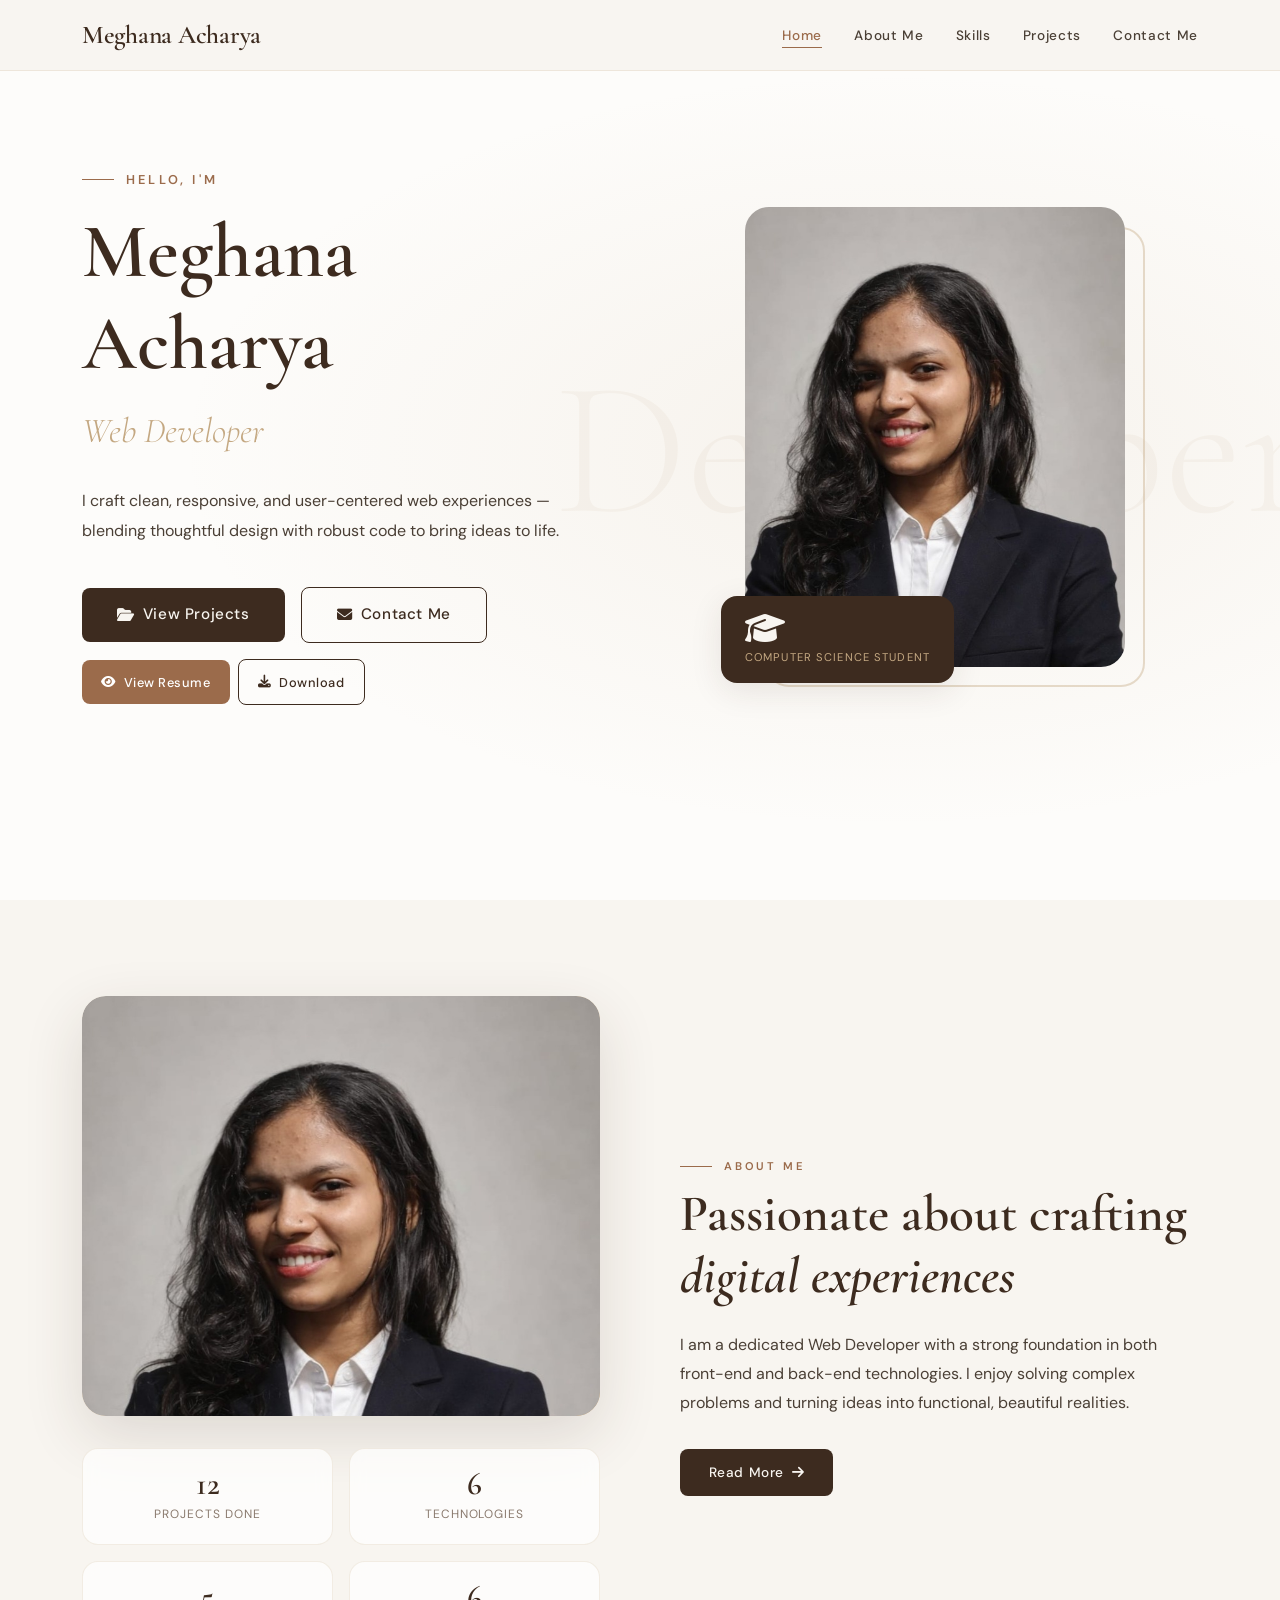
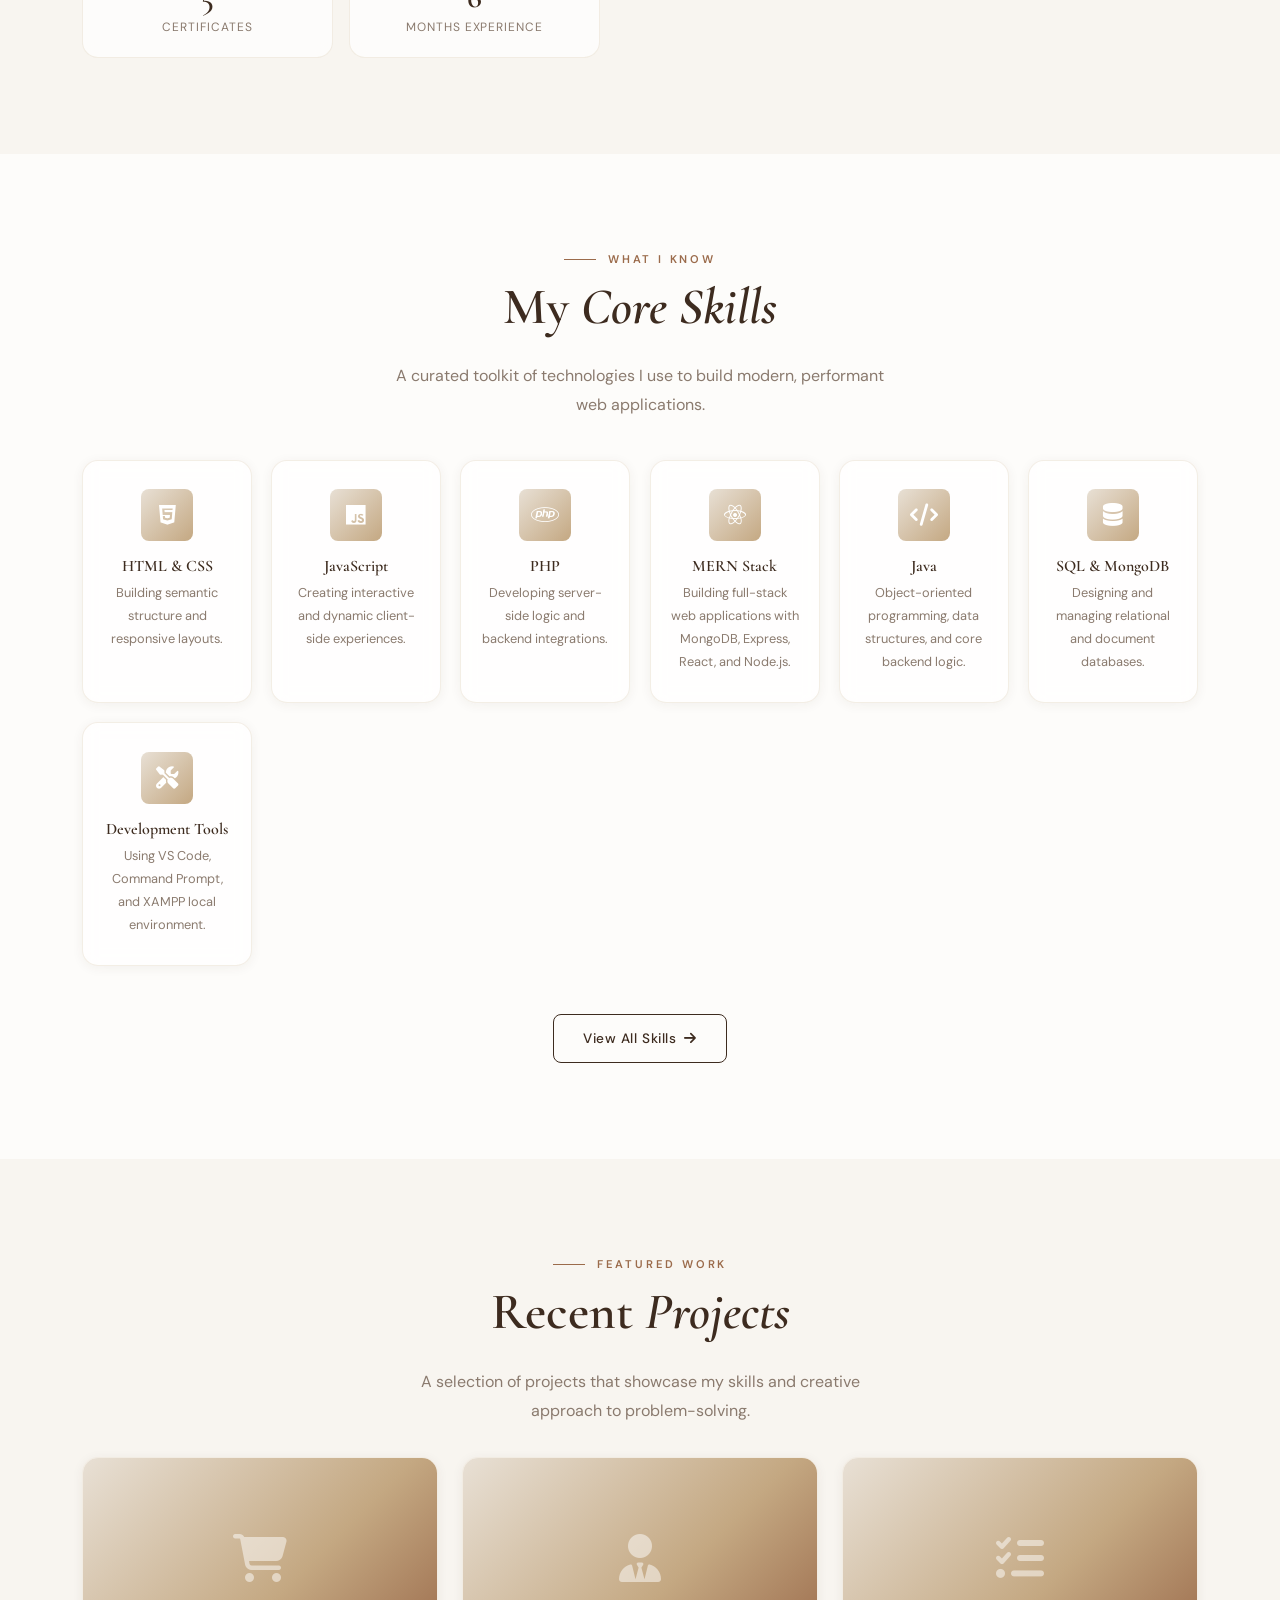
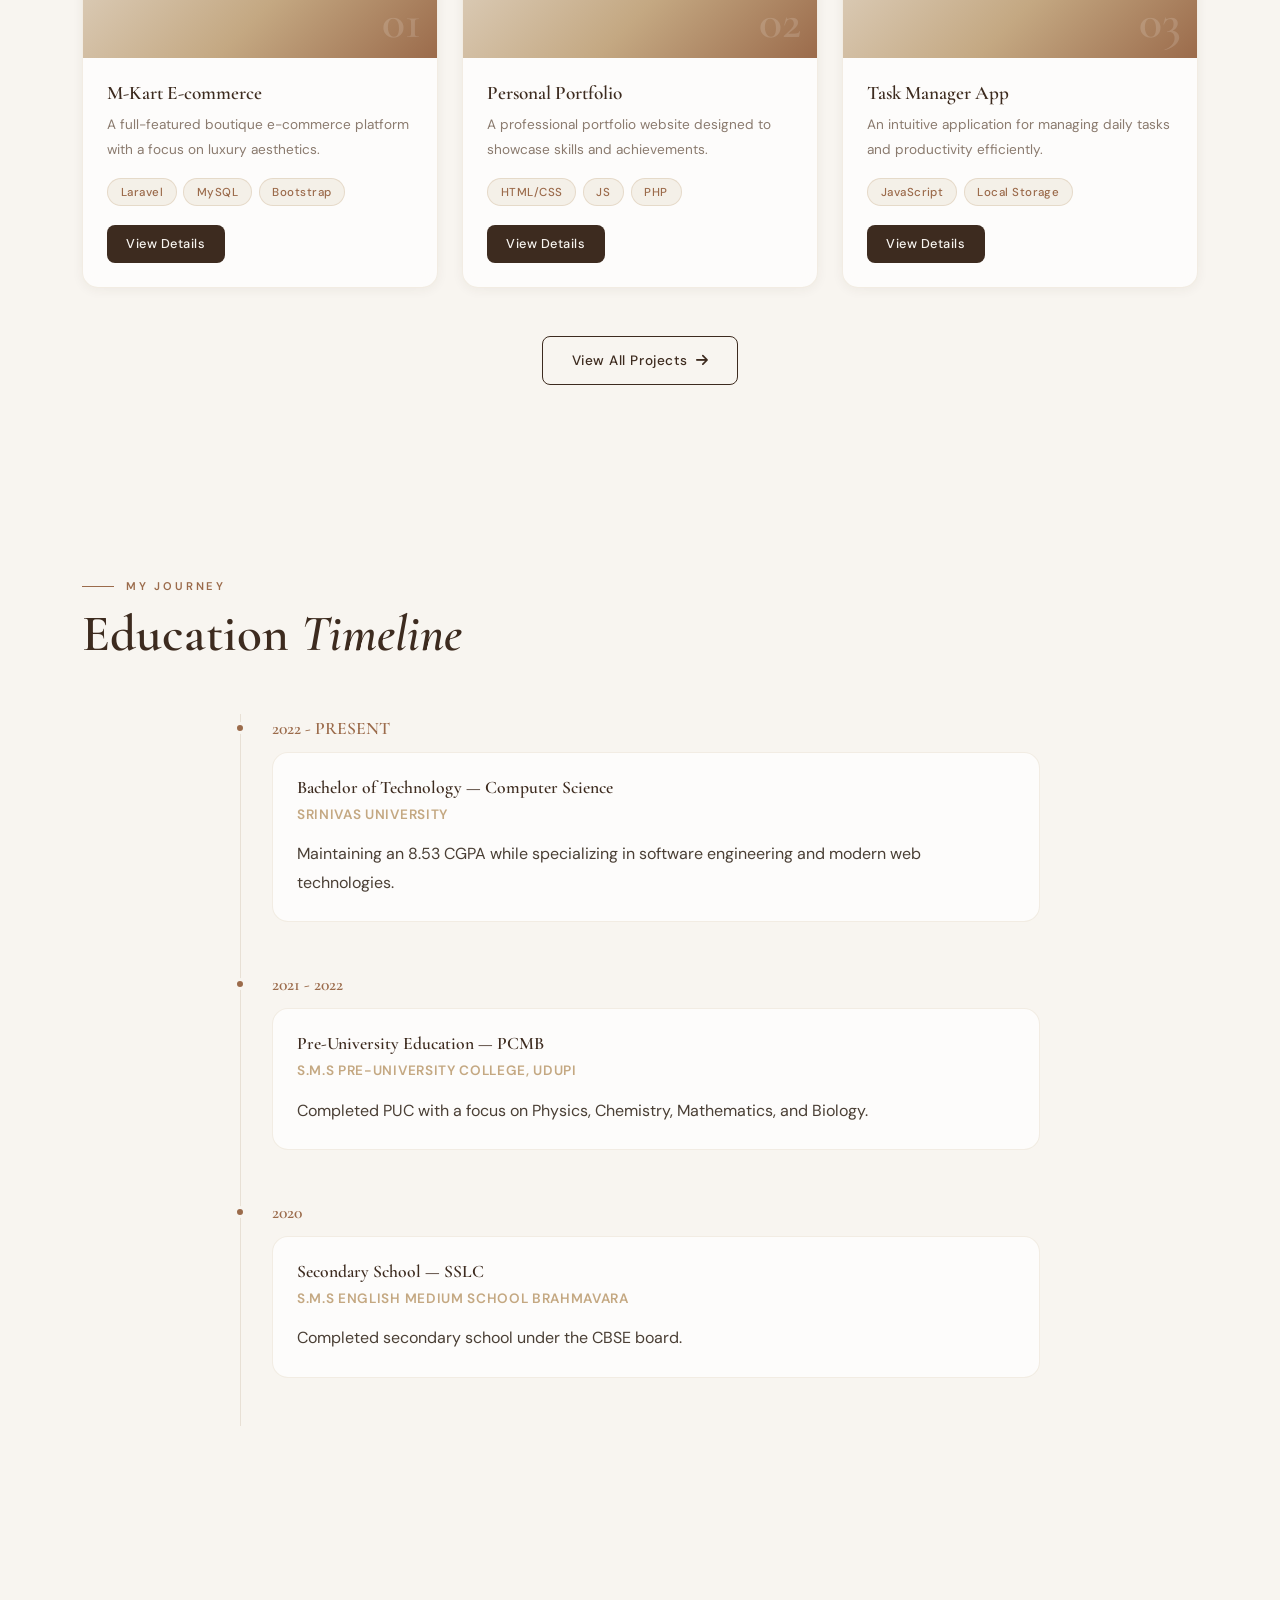
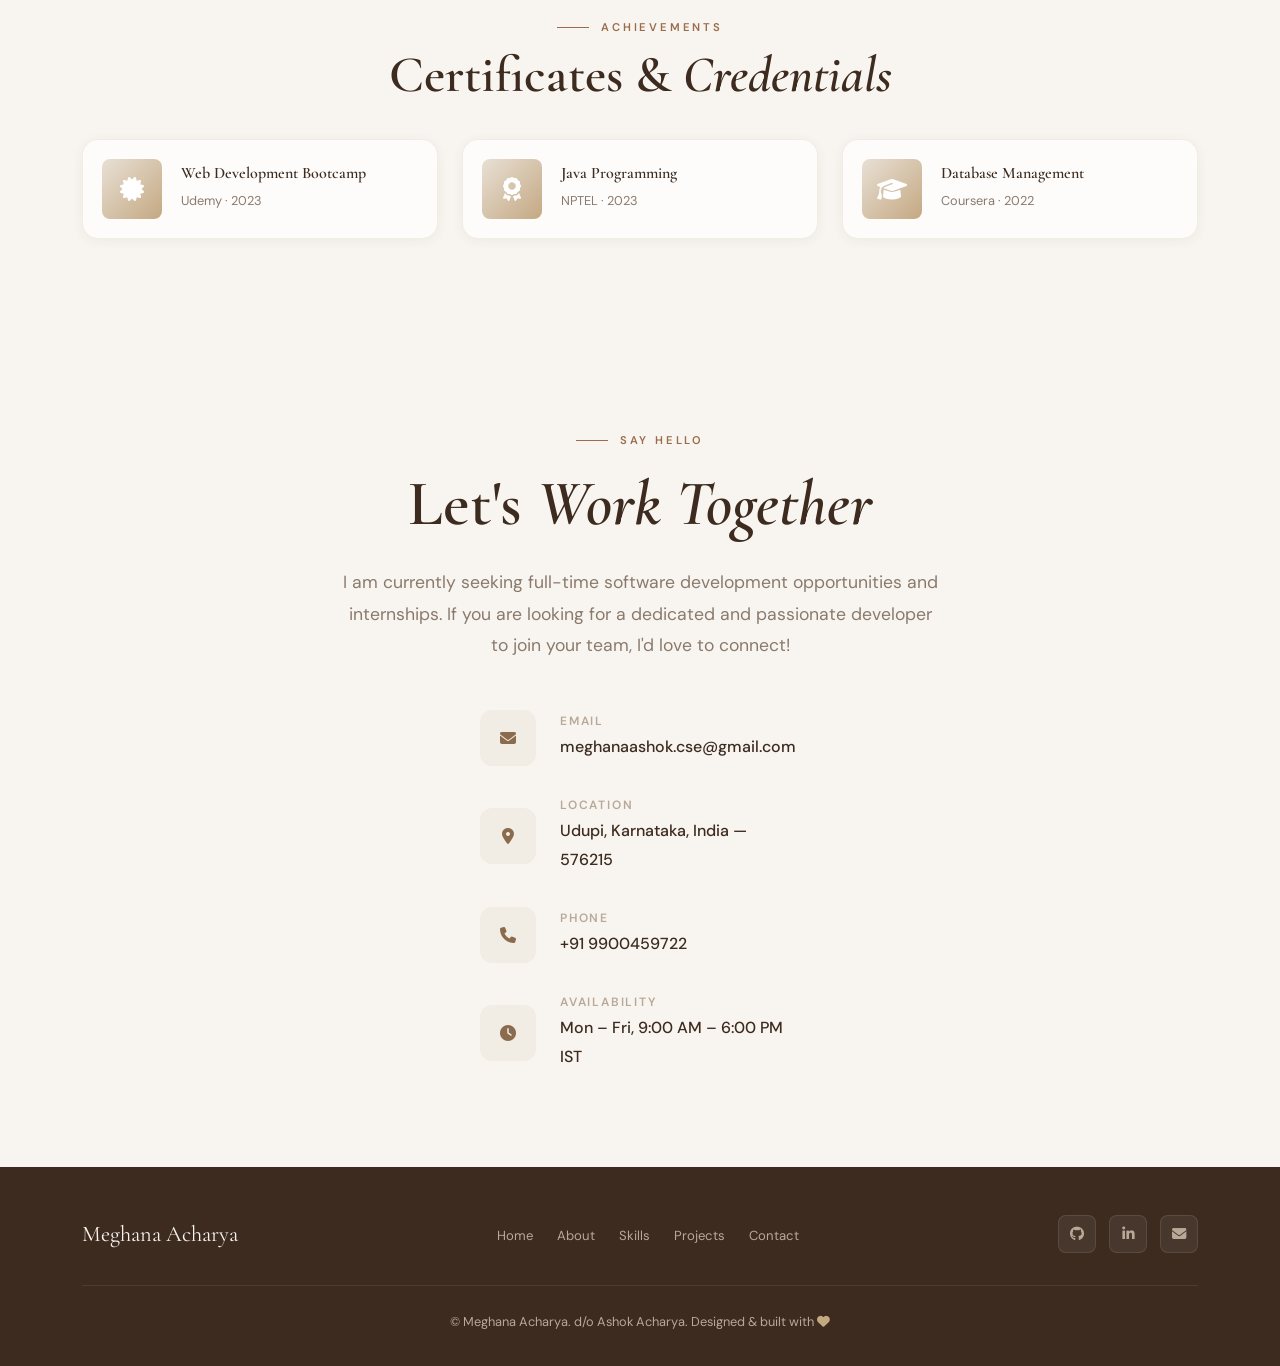
<file: index.html>
<!DOCTYPE html>
<html lang="en">

<head>
  <meta charset="UTF-8" />
  <meta name="viewport" content="width=device-width, initial-scale=1.0" />
  <title>Meghana Acharya — Web Developer</title>
  <link rel="stylesheet" href="css/style.css" />
  <link rel="stylesheet" href="https://cdnjs.cloudflare.com/ajax/libs/font-awesome/6.5.0/css/all.min.css" />
</head>

<body>

  <!-- ═══════════════════════════════════════ NAVBAR -->
  <nav class="navbar">
    <div class="nav-inner">
      <a href="index.html" class="nav-logo">Meghana<span> </span>Acharya</a>
      <ul class="nav-links">
        <li><a href="index.html" class="active">Home</a></li>
        <li><a href="about.html">About Me</a></li>
        <li><a href="skills.html">Skills</a></li>
        <li><a href="projects.html">Projects</a></li>
        <li><a href="contact.html">Contact Me</a></li>
      </ul>
      <button class="nav-toggle" aria-label="Menu">
        <span></span><span></span><span></span>
      </button>
    </div>
  </nav>

  <!-- ═══════════════════════════════════════ HERO -->
  <section class="hero" id="home">
    <div class="hero-bg-text">Developer</div>
    <div class="hero-inner">
      <div class="hero-content">
        <div class="hero-greeting">Hello, I'm</div>
        <h1 class="hero-name">Meghana<br>Acharya</h1>
        <p class="hero-title">Web Developer</p>
        <p class="hero-desc">
          I craft clean, responsive, and user-centered web experiences — blending thoughtful design with robust code to
          bring ideas to life.
        </p>
        <div class="hero-actions">
          <a href="projects.html" class="btn btn-primary btn-lg">
            <i class="fas fa-folder-open"></i> View Projects
          </a>
          <a href="contact.html" class="btn btn-outline btn-lg">
            <i class="fas fa-envelope"></i> Contact Me
          </a>
          <div style="display:inline-flex;gap:0.5rem;align-items:center;">
            <a href="assets/Meghana_Acharya_Resume_2026.pdf" target="_blank" class="btn btn-accent btn-sm"
              style="padding:0.7rem 1.2rem;">
              <i class="fas fa-eye"></i> View Resume
            </a>
            <a href="assets/Meghana_Acharya_Resume_2026.pdf" download class="btn btn-outline btn-sm"
              style="padding:0.7rem 1.2rem;">
              <i class="fas fa-download"></i> Download
            </a>
          </div>
        </div>
      </div>
      <div class="hero-image-wrap">
        <div class="hero-image-frame">
          <img src="assets/images/profile.jpg" alt="Meghana Acharya" class="hero-image">
          <div class="hero-badge">
            <div class="hero-badge-num"><i class="fas fa-graduation-cap"></i></div>
            <div class="hero-badge-text">Computer Science Student</div>
          </div>
        </div>
      </div>
    </div>
  </section>

  <!-- ═══════════════════════════════════════ ABOUT PREVIEW -->
  <section class="about-preview" id="about">
    <div class="container">
      <div class="about-preview-inner">
        <div class="about-preview-img reveal">
          <div class="img-box">
            <img src="assets/images/profile.jpg" alt="Meghana Acharya">
          </div>
          <div class="about-stats">
            <div class="stat-item">
              <div class="stat-num" data-count="12">12</div>
              <div class="stat-label">Projects Done</div>
            </div>
            <div class="stat-item">
              <div class="stat-num" data-count="6">6</div>
              <div class="stat-label">Technologies</div>
            </div>
            <div class="stat-item">
              <div class="stat-num" data-count="5">5</div>
              <div class="stat-label">Certificates</div>
            </div>
            <div class="stat-item">
              <div class="stat-num">6</div>
              <div class="stat-label">Months Experience</div>
            </div>
          </div>
        </div>
        <div class="about-content reveal reveal-delay-2">
          <span class="section-label">About Me</span>
          <h2 class="section-title">Passionate about crafting <em>digital experiences</em></h2>
          <p>
            I am a dedicated Web Developer with a strong foundation in both front-end and back-end technologies. I enjoy
            solving complex problems and turning ideas into functional, beautiful realities.
          </p>
          <div style="margin-top:2rem;">
            <a href="about.html" class="btn btn-primary">Read More <i class="fas fa-arrow-right"></i></a>
          </div>
        </div>
      </div>
    </div>
  </section>

  <!-- ═══════════════════════════════════════ SKILLS PREVIEW -->
  <section class="skills-preview" id="skills">
    <div class="container">
      <div class="text-center reveal">
        <span class="section-label" style="justify-content:center;">What I Know</span>
        <h2 class="section-title">My <em>Core Skills</em></h2>
        <p style="max-width:520px;margin:0 auto;color:var(--text-muted);">
          A curated toolkit of technologies I use to build modern, performant web applications.
        </p>
      </div>
      <div class="skills-grid">
        <div class="skill-card card reveal">
          <div class="skill-icon"><i class="fab fa-html5"></i></div>
          <h4>HTML & CSS</h4>
          <p>Building semantic structure and responsive layouts.</p>
        </div>
        <div class="skill-card card reveal" style="transition-delay: 0.1s;">
          <div class="skill-icon"><i class="fab fa-js"></i></div>
          <h4>JavaScript</h4>
          <p>Creating interactive and dynamic client-side experiences.</p>
        </div>
        <div class="skill-card card reveal" style="transition-delay: 0.2s;">
          <div class="skill-icon"><i class="fab fa-php"></i></div>
          <h4>PHP</h4>
          <p>Developing server-side logic and backend integrations.</p>
        </div>
        <div class="skill-card card reveal" style="transition-delay: 0.3s;">
          <div class="skill-icon"><i class="fab fa-react"></i></div>
          <h4>MERN Stack</h4>
          <p>Building full-stack web applications with MongoDB, Express, React, and Node.js.</p>
        </div>
        <div class="skill-card card reveal" style="transition-delay: 0.4s;">
          <div class="skill-icon"><i class="fas fa-code"></i></div>
          <h4>Java</h4>
          <p>Object-oriented programming, data structures, and core backend logic.</p>
        </div>
        <div class="skill-card card reveal" style="transition-delay: 0.5s;">
          <div class="skill-icon"><i class="fas fa-database"></i></div>
          <h4>SQL & MongoDB</h4>
          <p>Designing and managing relational and document databases.</p>
        </div>
        <div class="skill-card card reveal" style="transition-delay: 0.6s;">
          <div class="skill-icon"><i class="fas fa-tools"></i></div>
          <h4>Development Tools</h4>
          <p>Using VS Code, Command Prompt, and XAMPP local environment.</p>
        </div>
      </div>
      <div class="section-cta">
        <a href="skills.html" class="btn btn-outline">View All Skills <i class="fas fa-arrow-right"></i></a>
      </div>
    </div>
  </section>

  <!-- ═══════════════════════════════════════ PROJECTS PREVIEW -->
  <section class="projects-preview" id="projects">
    <div class="container">
      <div class="text-center reveal">
        <span class="section-label" style="justify-content:center;">Featured Work</span>
        <h2 class="section-title">Recent <em>Projects</em></h2>
        <p style="max-width:480px;margin:0 auto;color:var(--text-muted);">
          A selection of projects that showcase my skills and creative approach to problem-solving.
        </p>
      </div>
      <div class="projects-grid mt-4">
        <div class="project-card card reveal">
          <div class="project-card-img">
            <i class="fas fa-shopping-cart"></i>
            <span class="proj-num">01</span>
          </div>
          <div class="project-card-body">
            <h3>M-Kart E-commerce</h3>
            <p>A full-featured boutique e-commerce platform with a focus on luxury aesthetics.</p>
            <div class="project-tags">
              <span class="tag">Laravel</span>
              <span class="tag">MySQL</span>
              <span class="tag">Bootstrap</span>
            </div>
            <div class="project-links">
              <a href="projects.html" class="btn btn-sm btn-primary">View Details</a>
            </div>
          </div>
        </div>
        <div class="project-card card reveal" style="transition-delay: 0.1s;">
          <div class="project-card-img">
            <i class="fas fa-user-tie"></i>
            <span class="proj-num">02</span>
          </div>
          <div class="project-card-body">
            <h3>Personal Portfolio</h3>
            <p>A professional portfolio website designed to showcase skills and achievements.</p>
            <div class="project-tags">
              <span class="tag">HTML/CSS</span>
              <span class="tag">JS</span>
              <span class="tag">PHP</span>
            </div>
            <div class="project-links">
              <a href="projects.html" class="btn btn-sm btn-primary">View Details</a>
            </div>
          </div>
        </div>
        <div class="project-card card reveal" style="transition-delay: 0.2s;">
          <div class="project-card-img">
            <i class="fas fa-tasks"></i>
            <span class="proj-num">03</span>
          </div>
          <div class="project-card-body">
            <h3>Task Manager App</h3>
            <p>An intuitive application for managing daily tasks and productivity efficiently.</p>
            <div class="project-tags">
              <span class="tag">JavaScript</span>
              <span class="tag">Local Storage</span>
            </div>
            <div class="project-links">
              <a href="projects.html" class="btn btn-sm btn-primary">View Details</a>
            </div>
          </div>
        </div>
      </div>
      <div class="section-cta">
        <a href="projects.html" class="btn btn-outline">View All Projects <i class="fas fa-arrow-right"></i></a>
      </div>
    </div>
  </section>

  <!-- ═══════════════════════════════════════ EDUCATION -->
  <section class="education" id="education">
    <div class="container">
      <div class="reveal">
        <span class="section-label">My Journey</span>
        <h2 class="section-title">Education <em>Timeline</em></h2>
      </div>
      <div class="timeline">
        <!-- Education Item 1 -->
        <div class="timeline-item reveal">
          <div class="timeline-year">2022 - PRESENT</div>
          <div class="timeline-card">
            <h4>Bachelor of Technology — Computer Science</h4>
            <p class="institution">Srinivas University</p>
            <p>Maintaining an 8.53 CGPA while specializing in software engineering and modern web technologies.</p>
          </div>
        </div>
        <!-- Education Item 2 -->
        <div class="timeline-item reveal" style="transition-delay: 0.1s;">
          <div class="timeline-year">2021 - 2022</div>
          <div class="timeline-card">
            <h4>Pre-University Education — PCMB</h4>
            <p class="institution">S.M.S Pre-University College, Udupi</p>
            <p>Completed PUC with a focus on Physics, Chemistry, Mathematics, and Biology.</p>
          </div>
        </div>
        <!-- Education Item 3 -->
        <div class="timeline-item reveal" style="transition-delay: 0.2s;">
          <div class="timeline-year">2020</div>
          <div class="timeline-card">
            <h4>Secondary School — SSLC</h4>
            <p class="institution">S.M.S English Medium School Brahmavara</p>
            <p>Completed secondary school under the CBSE board.</p>
          </div>
        </div>
      </div>
    </div>
  </section>

  <!-- ═══════════════════════════════════════ CERTIFICATES -->
  <section class="certificates" id="certificates">
    <div class="container">
      <div class="text-center reveal">
        <span class="section-label" style="justify-content:center;">Achievements</span>
        <h2 class="section-title">Certificates &amp; <em>Credentials</em></h2>
      </div>
      <div class="cert-grid mt-4">
        <div class="cert-card card reveal">
          <div class="cert-img">
            <i class="fas fa-certificate"></i>
          </div>
          <div class="cert-body">
            <h4>Web Development Bootcamp</h4>
            <span>Udemy · 2023</span>
          </div>
        </div>
        <div class="cert-card card reveal" style="transition-delay: 0.05s;">
          <div class="cert-img">
            <i class="fas fa-award"></i>
          </div>
          <div class="cert-body">
            <h4>Java Programming</h4>
            <span>NPTEL · 2023</span>
          </div>
        </div>
        <div class="cert-card card reveal" style="transition-delay: 0.1s;">
          <div class="cert-img">
            <i class="fas fa-graduation-cap"></i>
          </div>
          <div class="cert-body">
            <h4>Database Management</h4>
            <span>Coursera · 2022</span>
          </div>
        </div>
      </div>
    </div>
  </section>

  <!-- ═══════════════════════════════════════ CONTACT -->
  <section class="contact" id="contact">
    <div class="container">
      <div class="reveal" style="max-width: 800px; margin: 0 auto; text-align: center;">
        <span class="section-label" style="justify-content: center;">Say Hello</span>
        <h2 class="section-title" style="font-size: clamp(2.5rem, 5vw, 4rem); margin-top: 1rem;">Let's <em>Work
            Together</em></h2>
        <p
          style="color: var(--text-muted); margin-bottom: 3rem; font-size: 1.1rem; max-width: 600px; margin-left: auto; margin-right: auto;">
          I am currently seeking full-time software development opportunities and internships. If you are looking for a
          dedicated and passionate developer to join your team, I'd love to connect!
        </p>

        <div style="display: flex; flex-direction: column; gap: 2rem; align-items: center;">
          <!-- EMAIL -->
          <div
            style="display: flex; align-items: center; gap: 1.5rem; text-align: left; width: 100%; max-width: 320px;">
            <div
              style="width: 56px; height: 56px; background: #F1ECE4; border-radius: 12px; display: flex; align-items: center; justify-content: center; color: #8B6B4D; flex-shrink: 0;">
              <i class="fas fa-envelope"></i>
            </div>
            <div>
              <h4
                style="font-family: var(--font-body); font-size: 0.75rem; font-weight: 600; letter-spacing: 0.15em; text-transform: uppercase; color: var(--text-light); margin-bottom: 0.3rem;">
                Email</h4>
              <p style="font-size: 1rem; color: var(--espresso); font-weight: 500;">meghanaashok.cse@gmail.com</p>
            </div>
          </div>

          <!-- LOCATION -->
          <div
            style="display: flex; align-items: center; gap: 1.5rem; text-align: left; width: 100%; max-width: 320px;">
            <div
              style="width: 56px; height: 56px; background: #F1ECE4; border-radius: 12px; display: flex; align-items: center; justify-content: center; color: #8B6B4D; flex-shrink: 0;">
              <i class="fas fa-map-marker-alt"></i>
            </div>
            <div>
              <h4
                style="font-family: var(--font-body); font-size: 0.75rem; font-weight: 600; letter-spacing: 0.15em; text-transform: uppercase; color: var(--text-light); margin-bottom: 0.3rem;">
                Location</h4>
              <p style="font-size: 1rem; color: var(--espresso); font-weight: 500;">Udupi, Karnataka, India — 576215</p>
            </div>
          </div>

          <!-- PHONE -->
          <div
            style="display: flex; align-items: center; gap: 1.5rem; text-align: left; width: 100%; max-width: 320px;">
            <div
              style="width: 56px; height: 56px; background: #F1ECE4; border-radius: 12px; display: flex; align-items: center; justify-content: center; color: #8B6B4D; flex-shrink: 0;">
              <i class="fas fa-phone"></i>
            </div>
            <div>
              <h4
                style="font-family: var(--font-body); font-size: 0.75rem; font-weight: 600; letter-spacing: 0.15em; text-transform: uppercase; color: var(--text-light); margin-bottom: 0.3rem;">
                Phone</h4>
              <p style="font-size: 1rem; color: var(--espresso); font-weight: 500;">+91 9900459722</p>
            </div>
          </div>

          <!-- AVAILABILITY -->
          <div
            style="display: flex; align-items: center; gap: 1.5rem; text-align: left; width: 100%; max-width: 320px;">
            <div
              style="width: 56px; height: 56px; background: #F1ECE4; border-radius: 12px; display: flex; align-items: center; justify-content: center; color: #8B6B4D; flex-shrink: 0;">
              <i class="fas fa-clock"></i>
            </div>
            <div>
              <h4
                style="font-family: var(--font-body); font-size: 0.75rem; font-weight: 600; letter-spacing: 0.15em; text-transform: uppercase; color: var(--text-light); margin-bottom: 0.3rem;">
                Availability</h4>
              <p style="font-size: 1rem; color: var(--espresso); font-weight: 500;">Mon – Fri, 9:00 AM – 6:00 PM IST</p>
            </div>
          </div>
        </div>

      </div>
    </div>
    </div>
  </section>

  <!-- ═══════════════════════════════════════ FOOTER -->
  <footer class="footer">
    <div class="container">
      <div class="footer-inner">
        <div class="footer-logo">Meghana<span> </span>Acharya</div>
        <ul class="footer-links">
          <li><a href="index.html">Home</a></li>
          <li><a href="about.html">About</a></li>
          <li><a href="skills.html">Skills</a></li>
          <li><a href="projects.html">Projects</a></li>
          <li><a href="contact.html">Contact</a></li>
        </ul>
        <div class="social-icons">
          <a href="https://github.com/MeghanaAcharyaa" target="_blank" class="social-icon"><i
              class="fab fa-github"></i></a>
          <a href="https://www.linkedin.com/in/meghana-acharya-a09548289" target="_blank" class="social-icon"><i
              class="fab fa-linkedin-in"></i></a>
          <a href="mailto:meghanaashok.cse@gmail.com" class="social-icon"><i class="fas fa-envelope"></i></a>
        </div>
      </div>
      <div class="footer-bottom">
        <p>&copy; Meghana Acharya. d/o Ashok Acharya. Designed &amp; built with <i class="fas fa-heart"
            style="color:var(--clay);"></i></p>
      </div>
    </div>
  </footer>

  <script src="js/script.js"></script>
</body>

</html>
</file>
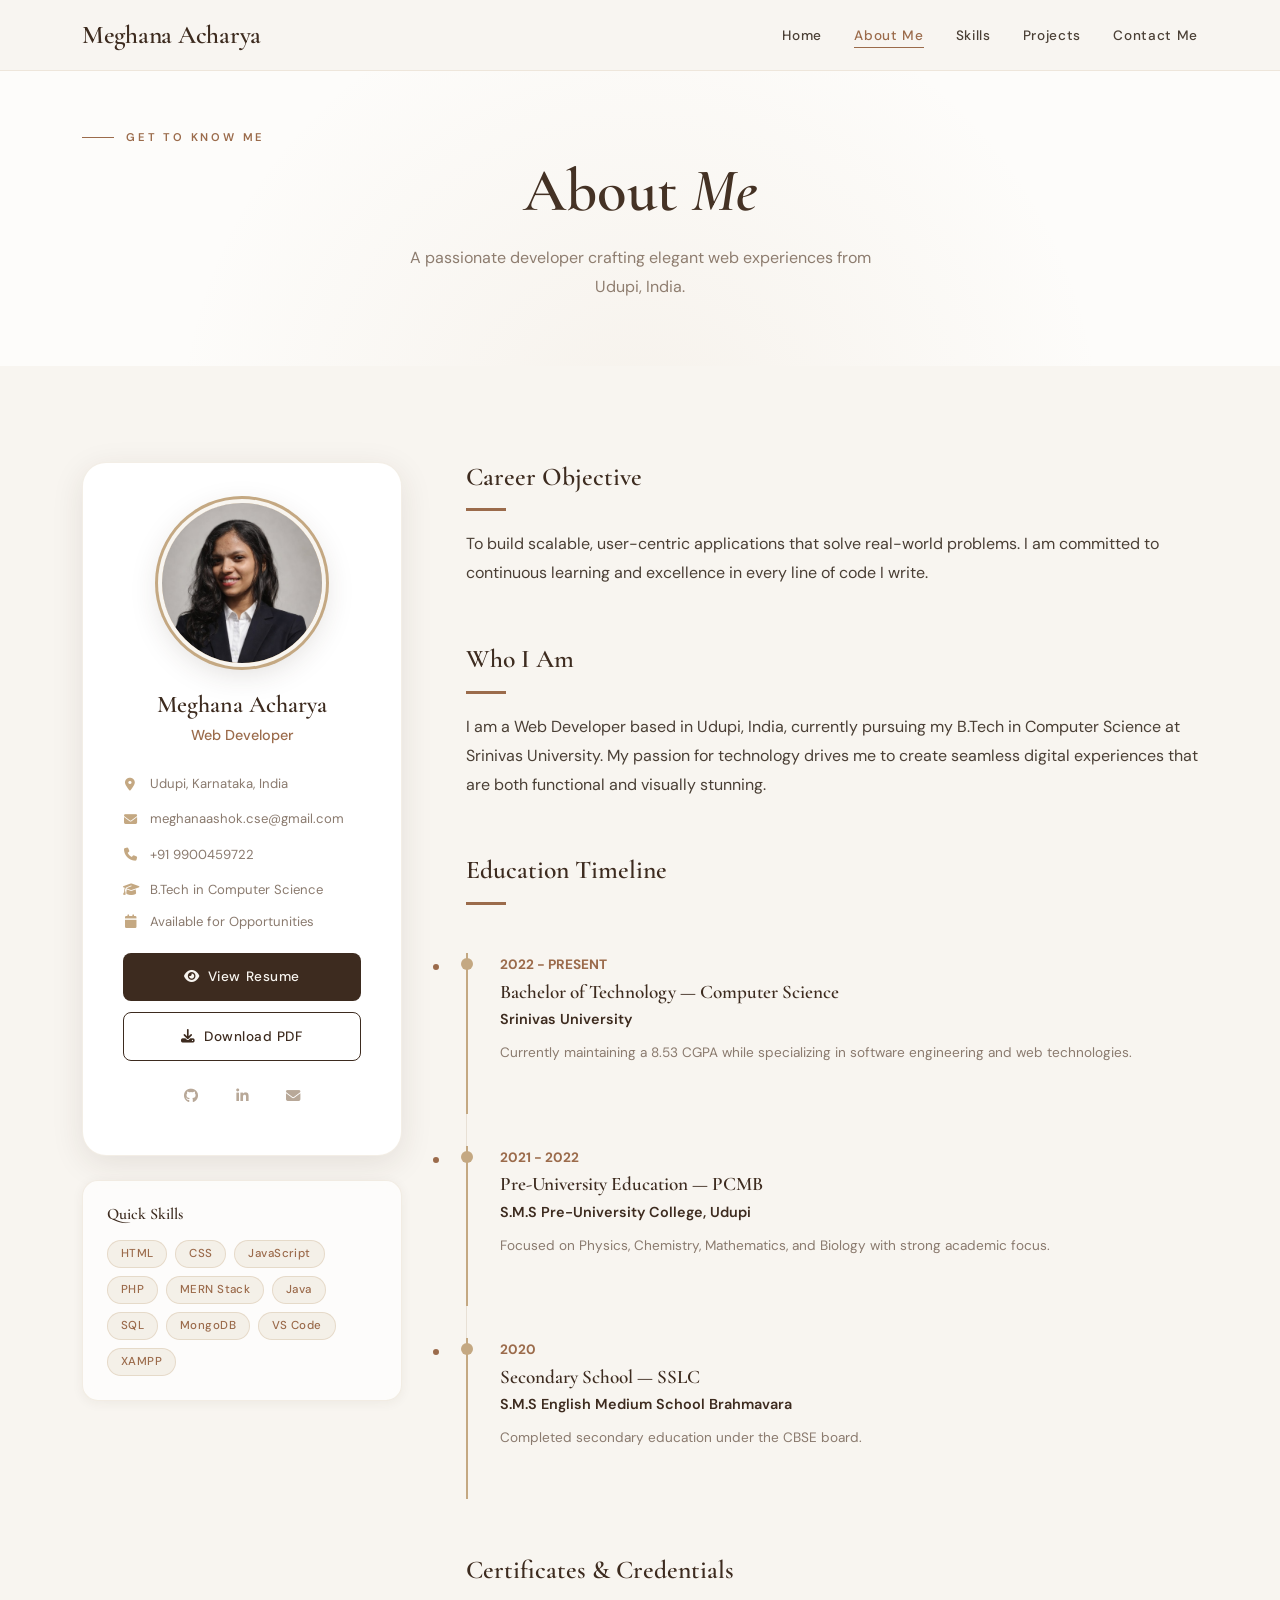
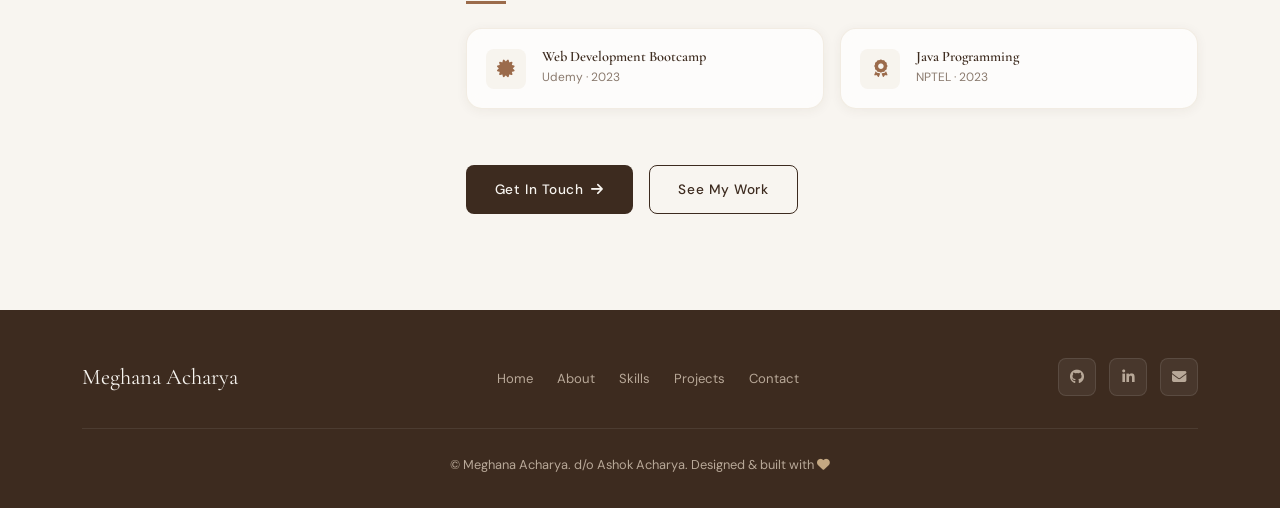
<file: about.html>
<!DOCTYPE html>
<html lang="en">

<head>
    <meta charset="UTF-8" />
    <meta name="viewport" content="width=device-width, initial-scale=1.0" />
    <title>About — Meghana Acharya</title>
    <link rel="stylesheet" href="css/style.css" />
    <link rel="stylesheet" href="https://cdnjs.cloudflare.com/ajax/libs/font-awesome/6.5.0/css/all.min.css" />
</head>

<body>

    <!-- ═══════════════════════════════════════ NAVBAR -->
    <nav class="navbar">
        <div class="nav-inner">
            <a href="index.html" class="nav-logo">Meghana<span> </span>Acharya</a>
            <ul class="nav-links">
                <li><a href="index.html">Home</a></li>
                <li><a href="about.html" class="active">About Me</a></li>
                <li><a href="skills.html">Skills</a></li>
                <li><a href="projects.html">Projects</a></li>
                <li><a href="contact.html">Contact Me</a></li>
            </ul>
            <button class="nav-toggle" aria-label="Menu">
                <span></span><span></span><span></span>
            </button>
        </div>
    </nav>

    <!-- PAGE HERO -->
    <div class="page-hero">
        <div class="container">
            <span class="section-label">Get to Know Me</span>
            <h1 style="font-size:clamp(2.2rem,5vw,3.8rem);margin-top:0.5rem;">About <em>Me</em></h1>
            <p style="color:var(--text-muted);max-width:480px;margin:1rem auto 0;">
                A passionate developer crafting elegant web experiences from Udupi, India.
            </p>
        </div>
    </div>

    <!-- ABOUT FULL -->
    <section class="about-full">
        <div class="container">
            <div class="about-full-inner">

                <!-- SIDEBAR -->
                <aside class="about-sidebar reveal">
                    <div class="profile-card">
                        <div class="profile-card-img">
                            <img src="assets/images/profile.jpg" alt="Meghana Acharya" style="width:100%;height:100%;object-fit:cover;border-radius:inherit;display:block;">
                        </div>
                        <div class="profile-card-info">
                            <h3>Meghana Acharya</h3>
                            <p class="role">Web Developer</p>
                            <div class="profile-detail">
                                <i class="fas fa-map-marker-alt"></i>
                                <span>Udupi, Karnataka, India</span>
                            </div>
                            <div class="profile-detail">
                                <i class="fas fa-envelope"></i>
                                <span>meghanaashok.cse@gmail.com</span>
                            </div>
                            <div class="profile-detail">
                                <i class="fas fa-phone"></i>
                                <span>+91 9900459722</span>
                            </div>
                            <div class="profile-detail">
                                <i class="fas fa-graduation-cap"></i>
                                <span>B.Tech in Computer Science</span>
                            </div>
                            <div class="profile-detail">
                                <i class="fas fa-calendar"></i>
                                <div style="line-height:1.2;">
                                    <span>Available for Opportunities</span>
                                </div>
                            </div>
                            <div style="margin-top:1.5rem;display:flex;flex-direction:column;gap:0.7rem;">
                                <a href="assets/Meghana_Acharya_Resume_2026.pdf" target="_blank" class="btn btn-primary"
                                    style="justify-content:center;">
                                    <i class="fas fa-eye"></i> View Resume
                                </a>
                                <a href="assets/Meghana_Acharya_Resume_2026.pdf" download class="btn btn-outline"
                                    style="justify-content:center;">
                                    <i class="fas fa-download"></i> Download PDF
                                </a>
                            </div>
                            <div style="margin-top:1rem;">
                                <div class="social-icons" style="justify-content:center;">
                                    <a href="https://github.com/MeghanaAcharyaa" target="_blank" class="social-icon">
                                        <i class="fab fa-github"></i>
                                    </a>
                                    <a href="https://www.linkedin.com/in/meghana-acharya-a09548289" target="_blank"
                                        class="social-icon">
                                        <i class="fab fa-linkedin-in"></i>
                                    </a>
                                    <a href="mailto:meghanaashok.cse@gmail.com" class="social-icon">
                                        <i class="fas fa-envelope"></i>
                                    </a>
                                </div>
                            </div>
                        </div>
                    </div>

                    <!-- Quick Skills -->
                    <div style="margin-top:1.5rem;" class="card">
                        <div style="padding:1.5rem;">
                            <h4 style="margin-bottom:1rem;font-size:1rem;">Quick Skills</h4>
                            <div style="display:flex;flex-wrap:wrap;gap:0.5rem;">
                                <span class="tag">HTML</span>
                                <span class="tag">CSS</span>
                                <span class="tag">JavaScript</span>
                                <span class="tag">PHP</span>
                                <span class="tag">MERN Stack</span>
                                <span class="tag">Java</span>
                                <span class="tag">SQL</span>
                                <span class="tag">MongoDB</span>
                                <span class="tag">VS Code</span>
                                <span class="tag">XAMPP</span>
                            </div>
                        </div>
                    </div>
                </aside>

                <!-- CONTENT -->
                <main class="about-content">
                    <div class="about-section reveal">
                        <h3>Career Objective</h3>
                        <div class="divider" style="margin:0 0 1.2rem;"></div>
                        <p>
                            To build scalable, user-centric applications that solve real-world problems. I am committed
                            to continuous learning and excellence in every line of code I write.
                        </p>
                    </div>

                    <div class="about-section reveal">
                        <h3>Who I Am</h3>
                        <div class="divider" style="margin:0 0 1.2rem;"></div>
                        <p>
                            I am a Web Developer based in Udupi, India, currently pursuing my B.Tech in Computer Science
                            at Srinivas University. My passion for technology drives me to create seamless digital
                            experiences that are both functional and visually stunning.
                        </p>
                    </div>

                    <div class="about-section reveal">
                        <h3>Education Timeline</h3>
                        <div class="divider" style="margin:0 0 1.2rem;"></div>
                        <div class="timeline" style="padding-left:0;">
                            <!-- Education Item 1 -->
                            <div class="timeline-item"
                                style="padding-left: 2rem; border-left: 2px solid var(--clay); position: relative; margin-bottom: 2rem;">
                                <div
                                    style="width: 12px; height: 12px; background: var(--clay); border-radius: 50%; position: absolute; left: -7px; top: 5px;">
                                </div>
                                <div
                                    style="font-weight: bold; color: var(--accent); font-size: 0.85rem; margin-bottom: 0.3rem;">
                                    2022 - PRESENT</div>
                                <h4 style="margin-bottom: 0.2rem;">Bachelor of Technology — Computer Science</h4>
                                <p
                                    style="font-weight: 600; color: var(--espresso); font-size: 0.9rem; margin-bottom: 0.5rem;">
                                    Srinivas University</p>
                                <p style="font-size: 0.85rem; color: var(--text-muted);">Currently maintaining a 8.53
                                    CGPA while specializing in software engineering and web technologies.</p>
                            </div>

                            <!-- Education Item 2 -->
                            <div class="timeline-item"
                                style="padding-left: 2rem; border-left: 2px solid var(--clay); position: relative; margin-bottom: 2rem;">
                                <div
                                    style="width: 12px; height: 12px; background: var(--clay); border-radius: 50%; position: absolute; left: -7px; top: 5px;">
                                </div>
                                <div
                                    style="font-weight: bold; color: var(--accent); font-size: 0.85rem; margin-bottom: 0.3rem;">
                                    2021 - 2022</div>
                                <h4 style="margin-bottom: 0.2rem;">Pre-University Education — PCMB</h4>
                                <p
                                    style="font-weight: 600; color: var(--espresso); font-size: 0.9rem; margin-bottom: 0.5rem;">
                                    S.M.S Pre-University College, Udupi</p>
                                <p style="font-size: 0.85rem; color: var(--text-muted);">Focused on Physics, Chemistry,
                                    Mathematics, and Biology with strong academic focus.</p>
                            </div>

                            <!-- Education Item 3 -->
                            <div class="timeline-item"
                                style="padding-left: 2rem; border-left: 2px solid var(--clay); position: relative; margin-bottom: 0.5rem;">
                                <div
                                    style="width: 12px; height: 12px; background: var(--clay); border-radius: 50%; position: absolute; left: -7px; top: 5px;">
                                </div>
                                <div
                                    style="font-weight: bold; color: var(--accent); font-size: 0.85rem; margin-bottom: 0.3rem;">
                                    2020</div>
                                <h4 style="margin-bottom: 0.2rem;">Secondary School — SSLC</h4>
                                <p
                                    style="font-weight: 600; color: var(--espresso); font-size: 0.9rem; margin-bottom: 0.5rem;">
                                    S.M.S English Medium School Brahmavara</p>
                                <p style="font-size: 0.85rem; color: var(--text-muted);">Completed secondary education under the CBSE board.</p>
                            </div>
                        </div>
                    </div>

                    <div class="about-section reveal">
                        <h3>Certificates & Credentials</h3>
                        <div class="divider" style="margin:0 0 1.2rem;"></div>
                        <div
                            style="display:grid;grid-template-columns:repeat(auto-fill, minmax(240px, 1fr));gap:1rem;margin-top:1.5rem;">
                            <div class="card" style="padding:1.2rem;display:flex;gap:1rem;align-items:center;">
                                <div
                                    style="width:40px;height:40px;background:rgba(196,168,130,0.1);border-radius:8px;display:flex;align-items:center;justify-content:center;flex-shrink:0;">
                                    <i class="fas fa-certificate" style="color:var(--accent);font-size:1.1rem;"></i>
                                </div>
                                <div>
                                    <h4 style="font-size:0.9rem;margin-bottom:0.1rem;">Web Development Bootcamp</h4>
                                    <p style="font-size:0.75rem;color:var(--text-muted);">Udemy · 2023</p>
                                </div>
                            </div>
                            <div class="card" style="padding:1.2rem;display:flex;gap:1rem;align-items:center;">
                                <div
                                    style="width:40px;height:40px;background:rgba(196,168,130,0.1);border-radius:8px;display:flex;align-items:center;justify-content:center;flex-shrink:0;">
                                    <i class="fas fa-award" style="color:var(--accent);font-size:1.1rem;"></i>
                                </div>
                                <div>
                                    <h4 style="font-size:0.9rem;margin-bottom:0.1rem;">Java Programming</h4>
                                    <p style="font-size:0.75rem;color:var(--text-muted);">NPTEL · 2023</p>
                                </div>
                            </div>
                        </div>
                    </div>

                    <div style="display:flex;gap:1rem;flex-wrap:wrap;margin-top:2.5rem;" class="reveal">
                        <a href="contact.html" class="btn btn-primary">Get In Touch <i
                                class="fas fa-arrow-right"></i></a>
                        <a href="projects.html" class="btn btn-outline">See My Work</a>
                    </div>
                </main>
            </div>
        </div>
    </section>

    <!-- ═══════════════════════════════════════ FOOTER -->
    <footer class="footer">
        <div class="container">
            <div class="footer-inner">
                <div class="footer-logo">Meghana<span> </span>Acharya</div>
                <ul class="footer-links">
                    <li><a href="index.html">Home</a></li>
                    <li><a href="about.html">About</a></li>
                    <li><a href="skills.html">Skills</a></li>
                    <li><a href="projects.html">Projects</a></li>
                    <li><a href="contact.html">Contact</a></li>
                </ul>
                <div class="social-icons">
                    <a href="https://github.com/MeghanaAcharyaa" target="_blank" class="social-icon"><i
                            class="fab fa-github"></i></a>
                    <a href="https://www.linkedin.com/in/meghana-acharya-a09548289" target="_blank"
                        class="social-icon"><i class="fab fa-linkedin-in"></i></a>
                    <a href="mailto:meghanaashok.cse@gmail.com" class="social-icon"><i class="fas fa-envelope"></i></a>
                </div>
            </div>
            <div class="footer-bottom">
                <p>&copy; Meghana Acharya. d/o Ashok Acharya. Designed &amp; built with <i class="fas fa-heart"
                        style="color:var(--clay);"></i></p>
            </div>
        </div>
    </footer>

    <script src="js/script.js"></script>
</body>

</html>
</file>
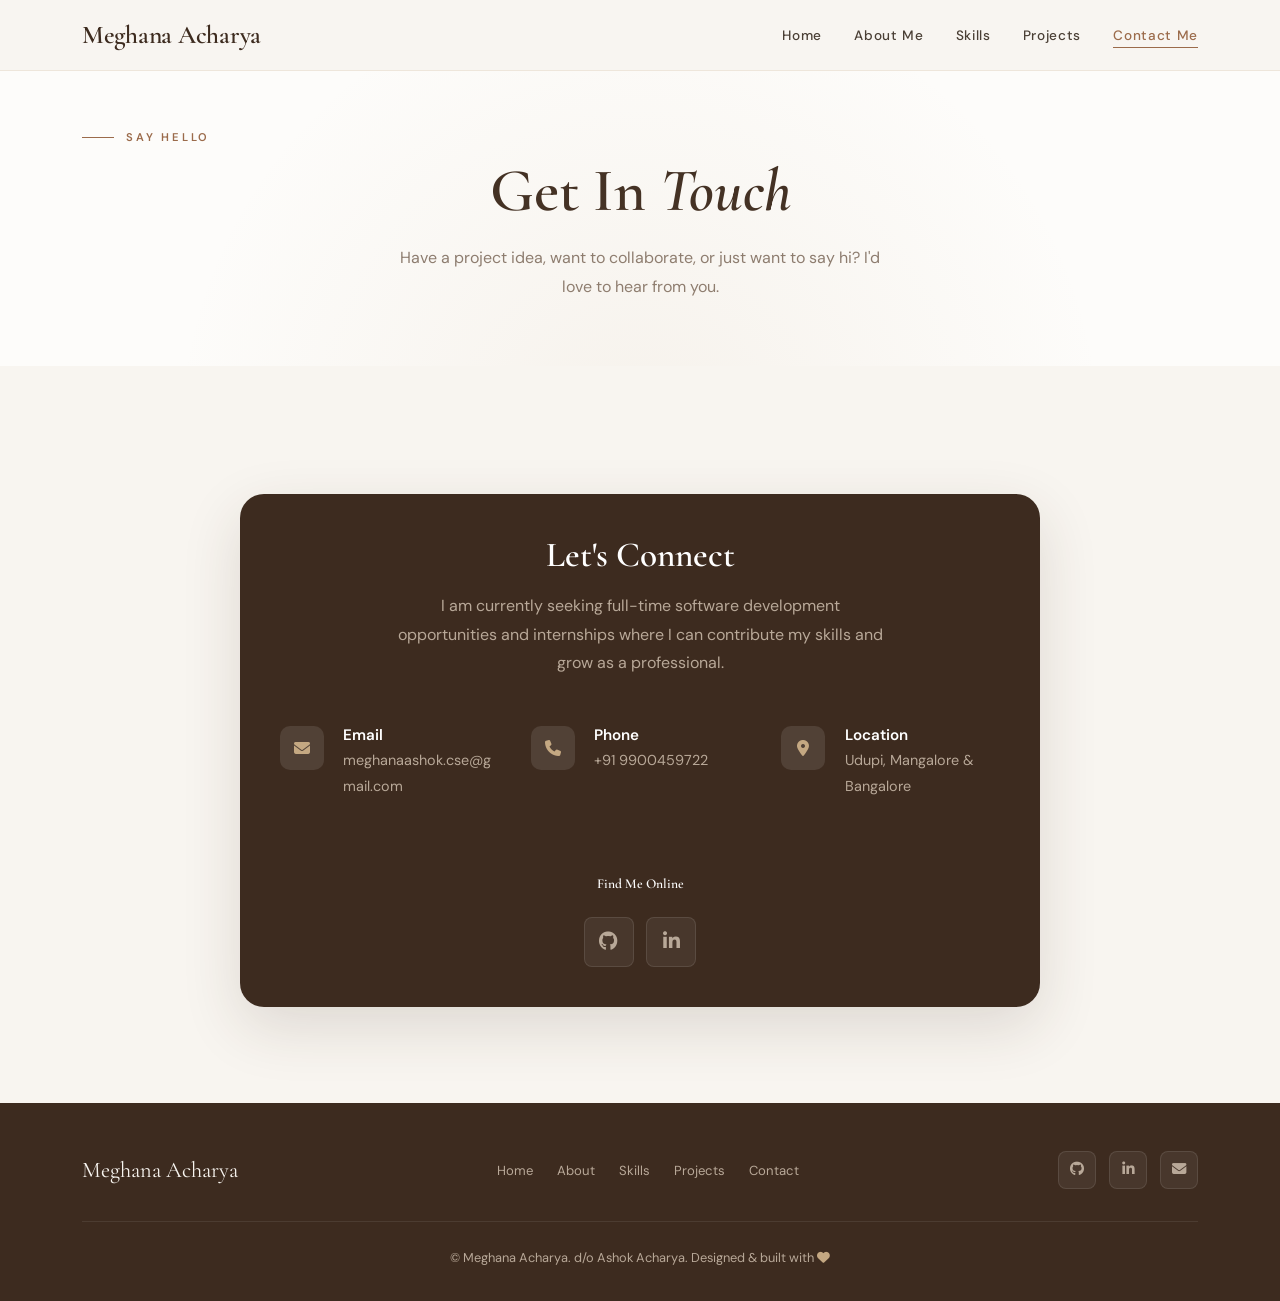
<file: contact.html>
<!DOCTYPE html>
<html lang="en">
<head>
  <meta charset="UTF-8" />
  <meta name="viewport" content="width=device-width, initial-scale=1.0"/>
  <title>Contact — Meghana Acharya</title>
  <link rel="stylesheet" href="css/style.css"/>
  <link rel="stylesheet" href="https://cdnjs.cloudflare.com/ajax/libs/font-awesome/6.5.0/css/all.min.css"/>
</head>
<body>

  <!-- ═══════════════════════════════════════ NAVBAR -->
  <nav class="navbar">
    <div class="nav-inner">
      <a href="index.html" class="nav-logo">Meghana<span> </span>Acharya</a>
      <ul class="nav-links">
        <li><a href="index.html">Home</a></li>
        <li><a href="about.html">About Me</a></li>
        <li><a href="skills.html">Skills</a></li>
        <li><a href="projects.html">Projects</a></li>
        <li><a href="contact.html" class="active">Contact Me</a></li>
      </ul>
      <button class="nav-toggle" aria-label="Menu">
        <span></span><span></span><span></span>
      </button>
    </div>
  </nav>

  <div class="page-hero">
    <div class="container">
      <span class="section-label">Say Hello</span>
      <h1 style="font-size:clamp(2.2rem,5vw,3.8rem);margin-top:0.5rem;">Get In <em>Touch</em></h1>
      <p style="color:var(--text-muted);max-width:480px;margin:1rem auto 0;">
        Have a project idea, want to collaborate, or just want to say hi? I'd love to hear from you.
      </p>
    </div>
  </div>

  <section class="contact-full">
    <div class="container">
      <div class="contact-full-inner" style="grid-template-columns: 1fr;">
        
        <!-- INFO (Centered) -->
        <div class="reveal" style="max-width: 800px; margin: 0 auto; width: 100%;">
          <div class="contact-info-card" style="text-align: center;">
            <h3 style="font-size: 2.2rem; margin-bottom: 1rem;">Let's Connect</h3>
            <p style="color: var(--text-light); margin-bottom: 3rem; max-width: 500px; margin-left: auto; margin-right: auto;">
              I am currently seeking full-time software development opportunities and internships where I can contribute my skills and grow as a professional.
            </p>

            <div style="display: grid; grid-template-columns: repeat(auto-fit, minmax(200px, 1fr)); gap: 2rem; text-align: left; margin-bottom: 3rem;">
              <div class="contact-detail">
                <div class="contact-icon" style="background: rgba(255,255,255,0.1); color: var(--clay);"><i class="fas fa-envelope"></i></div>
                <div>
                  <h4 style="color: white;">Email</h4>
                  <p style="color: var(--text-light);">meghanaashok.cse@gmail.com</p>
                </div>
              </div>

              <div class="contact-detail">
                <div class="contact-icon" style="background: rgba(255,255,255,0.1); color: var(--clay);"><i class="fas fa-phone"></i></div>
                <div>
                  <h4 style="color: white;">Phone</h4>
                  <p style="color: var(--text-light);">+91 9900459722</p>
                </div>
              </div>

              <div class="contact-detail">
                <div class="contact-icon" style="background: rgba(255,255,255,0.1); color: var(--clay);"><i class="fas fa-map-marker-alt"></i></div>
                <div>
                  <h4 style="color: white;">Location</h4>
                  <p style="color: var(--text-light);">Udupi, Mangalore & Bangalore</p>
                </div>
              </div>
            </div>

            <div class="social-links">
              <h4 style="color: white; margin-bottom: 1.5rem;">Find Me Online</h4>
              <div class="social-links-row" style="justify-content: center;">
                <a href="https://github.com/MeghanaAcharyaa" target="_blank" class="social-icon" style="width: 50px; height: 50px; font-size: 1.2rem;">
                  <i class="fab fa-github"></i>
                </a>
                <a href="https://www.linkedin.com/in/meghana-acharya-a09548289" target="_blank" class="social-icon" style="width: 50px; height: 50px; font-size: 1.2rem;">
                  <i class="fab fa-linkedin-in"></i>
                </a>
              </div>
            </div>

            </div>
          </div>
        </div>
      </div>
    </div>
  </section>

  <!-- ═══════════════════════════════════════ FOOTER -->
  <footer class="footer">
    <div class="container">
      <div class="footer-inner">
        <div class="footer-logo">Meghana<span> </span>Acharya</div>
        <ul class="footer-links">
          <li><a href="index.html">Home</a></li>
          <li><a href="about.html">About</a></li>
          <li><a href="skills.html">Skills</a></li>
          <li><a href="projects.html">Projects</a></li>
          <li><a href="contact.html">Contact</a></li>
        </ul>
        <div class="social-icons">
          <a href="https://github.com/MeghanaAcharyaa" target="_blank" class="social-icon"><i class="fab fa-github"></i></a>
          <a href="https://www.linkedin.com/in/meghana-acharya-a09548289" target="_blank" class="social-icon"><i class="fab fa-linkedin-in"></i></a>
          <a href="mailto:meghanaashok.cse@gmail.com" class="social-icon"><i class="fas fa-envelope"></i></a>
        </div>
      </div>
      <div class="footer-bottom">
        <p>&copy; Meghana Acharya. d/o Ashok Acharya. Designed &amp; built with <i class="fas fa-heart" style="color:var(--clay);"></i></p>
      </div>
    </div>
  </footer>

  <script src="js/script.js"></script>
</body>
</html>
</file>
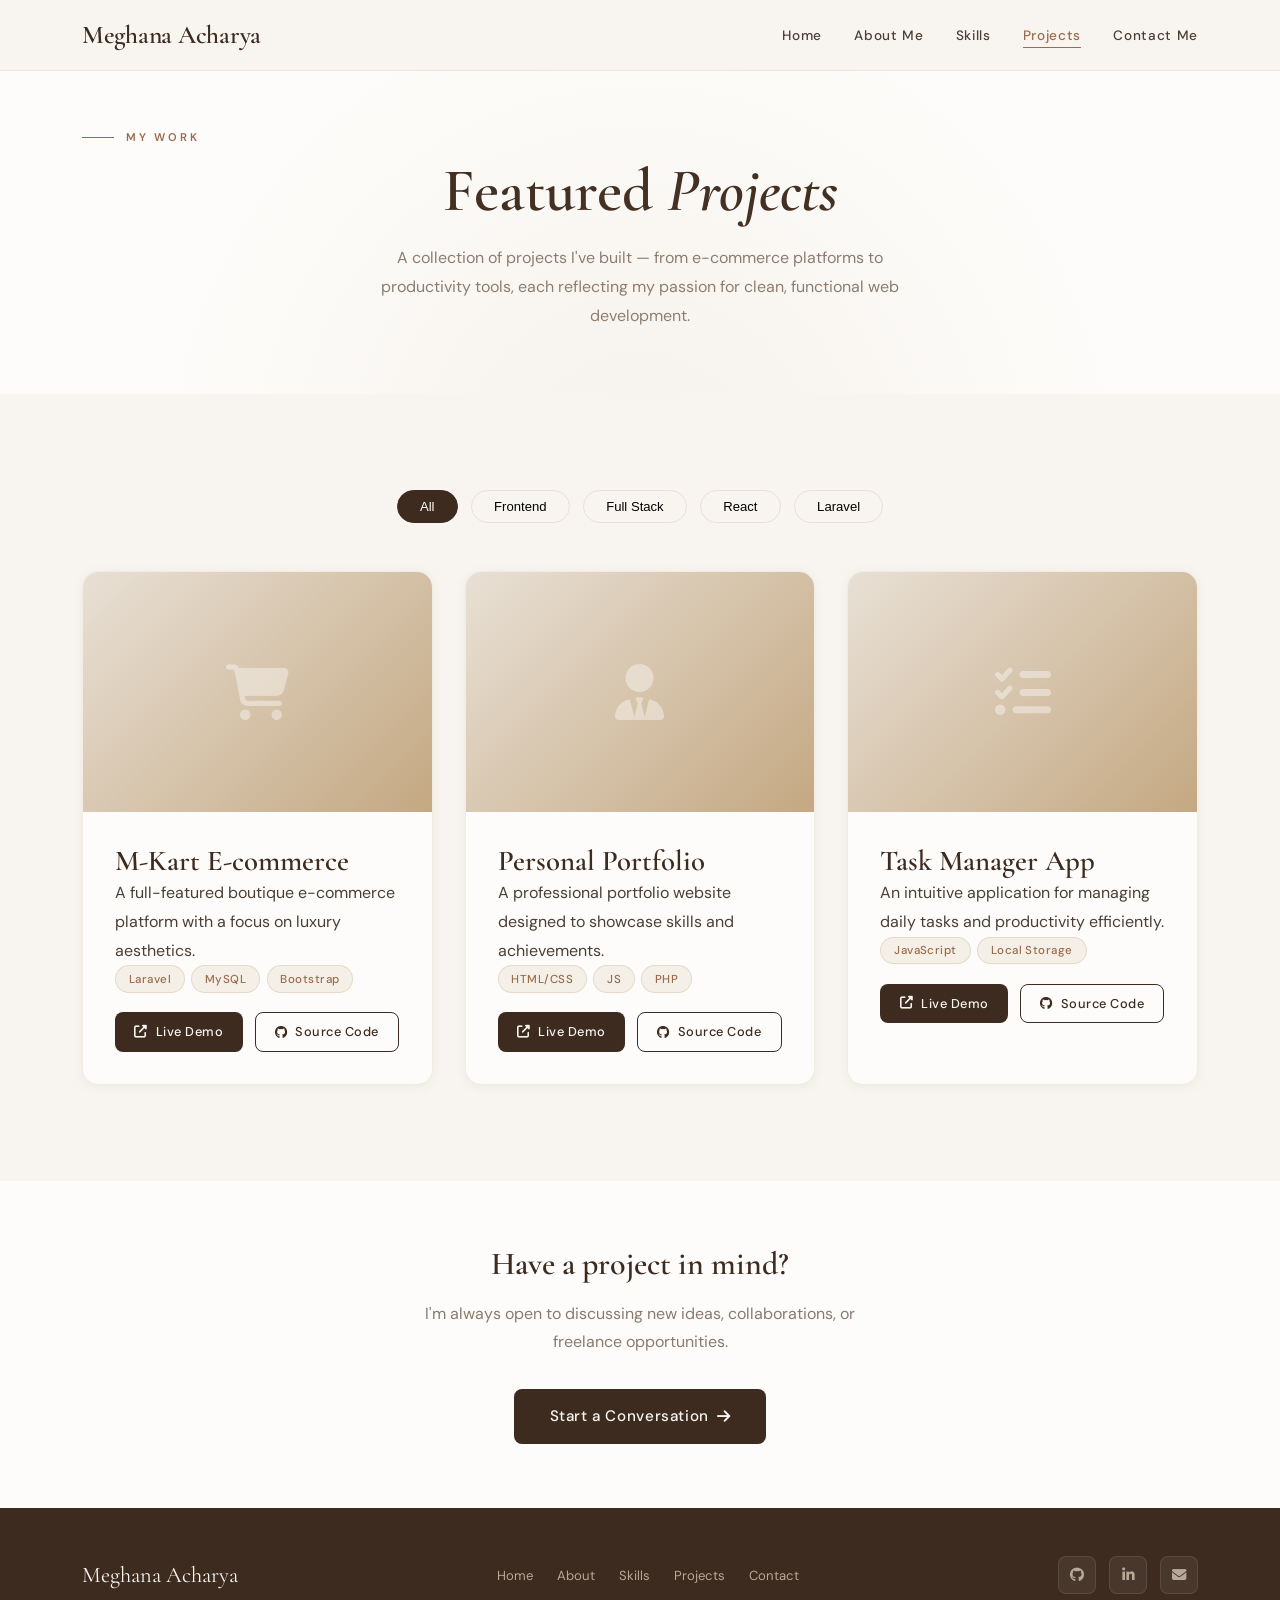
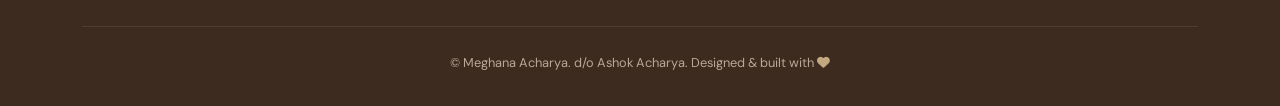
<file: projects.html>
<!DOCTYPE html>
<html lang="en">
<head>
  <meta charset="UTF-8" />
  <meta name="viewport" content="width=device-width, initial-scale=1.0"/>
  <title>Projects — Meghana Acharya</title>
  <link rel="stylesheet" href="css/style.css"/>
  <link rel="stylesheet" href="https://cdnjs.cloudflare.com/ajax/libs/font-awesome/6.5.0/css/all.min.css"/>
</head>
<body>

  <!-- ═══════════════════════════════════════ NAVBAR -->
  <nav class="navbar">
    <div class="nav-inner">
      <a href="index.html" class="nav-logo">Meghana<span> </span>Acharya</a>
      <ul class="nav-links">
        <li><a href="index.html">Home</a></li>
        <li><a href="about.html">About Me</a></li>
        <li><a href="skills.html">Skills</a></li>
        <li><a href="projects.html" class="active">Projects</a></li>
        <li><a href="contact.html">Contact Me</a></li>
      </ul>
      <button class="nav-toggle" aria-label="Menu">
        <span></span><span></span><span></span>
      </button>
    </div>
  </nav>

  <div class="page-hero">
    <div class="container">
      <span class="section-label">My Work</span>
      <h1 style="font-size:clamp(2.2rem,5vw,3.8rem);margin-top:0.5rem;">Featured <em>Projects</em></h1>
      <p style="color:var(--text-muted);max-width:520px;margin:1rem auto 0;">
        A collection of projects I've built — from e-commerce platforms to productivity tools, each reflecting my passion for clean, functional web development.
      </p>
    </div>
  </div>

  <section class="projects-full">
    <div class="container">

      <!-- FILTER -->
      <div class="projects-filter reveal">
        <button class="filter-btn active">All</button>
        <button class="filter-btn">Frontend</button>
        <button class="filter-btn">Full Stack</button>
        <button class="filter-btn">React</button>
        <button class="filter-btn">Laravel</button>
      </div>

      <div class="projects-full-grid">
        <div class="project-full-card card reveal" data-category="Full Stack, Laravel">
          <div class="project-full-img">
            <i class="fas fa-shopping-cart" style="font-size:3.5rem;color:rgba(255,255,255,0.4);"></i>
            <div class="overlay">
              <a href="#" class="btn btn-sm btn-primary"><i class="fas fa-eye"></i> Demo</a>
            </div>
          </div>
          <div class="project-full-body">
            <h3>M-Kart E-commerce</h3>
            <p>A full-featured boutique e-commerce platform with a focus on luxury aesthetics.</p>
            <div class="project-tags">
              <span class="tag">Laravel</span>
              <span class="tag">MySQL</span>
              <span class="tag">Bootstrap</span>
            </div>
            <div class="project-links">
              <a href="#" class="btn btn-sm btn-primary">
                <i class="fas fa-external-link-alt"></i> Live Demo
              </a>
              <a href="#" class="btn btn-sm btn-outline">
                <i class="fab fa-github"></i> Source Code
              </a>
            </div>
          </div>
        </div>

        <div class="project-full-card card reveal" style="transition-delay: 0.1s;" data-category="Frontend">
          <div class="project-full-img">
            <i class="fas fa-user-tie" style="font-size:3.5rem;color:rgba(255,255,255,0.4);"></i>
            <div class="overlay">
              <a href="#" class="btn btn-sm btn-primary"><i class="fas fa-eye"></i> Demo</a>
            </div>
          </div>
          <div class="project-full-body">
            <h3>Personal Portfolio</h3>
            <p>A professional portfolio website designed to showcase skills and achievements.</p>
            <div class="project-tags">
              <span class="tag">HTML/CSS</span>
              <span class="tag">JS</span>
              <span class="tag">PHP</span>
            </div>
            <div class="project-links">
              <a href="#" class="btn btn-sm btn-primary">
                <i class="fas fa-external-link-alt"></i> Live Demo
              </a>
              <a href="#" class="btn btn-sm btn-outline">
                <i class="fab fa-github"></i> Source Code
              </a>
            </div>
          </div>
        </div>

        <div class="project-full-card card reveal" style="transition-delay: 0.2s;" data-category="Frontend">
          <div class="project-full-img">
            <i class="fas fa-tasks" style="font-size:3.5rem;color:rgba(255,255,255,0.4);"></i>
            <div class="overlay">
              <a href="#" class="btn btn-sm btn-primary"><i class="fas fa-eye"></i> Demo</a>
            </div>
          </div>
          <div class="project-full-body">
            <h3>Task Manager App</h3>
            <p>An intuitive application for managing daily tasks and productivity efficiently.</p>
            <div class="project-tags">
              <span class="tag">JavaScript</span>
              <span class="tag">Local Storage</span>
            </div>
            <div class="project-links">
              <a href="#" class="btn btn-sm btn-primary">
                <i class="fas fa-external-link-alt"></i> Live Demo
              </a>
              <a href="#" class="btn btn-sm btn-outline">
                <i class="fab fa-github"></i> Source Code
              </a>
            </div>
          </div>
        </div>
      </div>
    </div>
  </section>

  <!-- CTA -->
  <section style="background:var(--warm-white);padding:4rem 0;text-align:center;">
    <div class="container reveal">
      <h2 style="font-size:2rem;margin-bottom:1rem;">Have a project in mind?</h2>
      <p style="color:var(--text-muted);max-width:440px;margin:0 auto 2rem;">
        I'm always open to discussing new ideas, collaborations, or freelance opportunities.
      </p>
      <a href="contact.html" class="btn btn-primary btn-lg">Start a Conversation <i class="fas fa-arrow-right"></i></a>
    </div>
  </section>

  <!-- ═══════════════════════════════════════ FOOTER -->
  <footer class="footer">
    <div class="container">
      <div class="footer-inner">
        <div class="footer-logo">Meghana<span> </span>Acharya</div>
        <ul class="footer-links">
          <li><a href="index.html">Home</a></li>
          <li><a href="about.html">About</a></li>
          <li><a href="skills.html">Skills</a></li>
          <li><a href="projects.html">Projects</a></li>
          <li><a href="contact.html">Contact</a></li>
        </ul>
        <div class="social-icons">
          <a href="https://github.com/MeghanaAcharyaa" target="_blank" class="social-icon"><i class="fab fa-github"></i></a>
          <a href="https://www.linkedin.com/in/meghana-acharya-a09548289" target="_blank" class="social-icon"><i class="fab fa-linkedin-in"></i></a>
          <a href="mailto:meghanaashok.cse@gmail.com" class="social-icon"><i class="fas fa-envelope"></i></a>
        </div>
      </div>
      <div class="footer-bottom">
        <p>&copy; Meghana Acharya. d/o Ashok Acharya. Designed &amp; built with <i class="fas fa-heart" style="color:var(--clay);"></i></p>
      </div>
    </div>
  </footer>

  <script src="js/script.js"></script>
  <script>
    // Filter logic
    const filterButtons = document.querySelectorAll('.filter-btn');
    const projectCards = document.querySelectorAll('.project-full-card');

    filterButtons.forEach(btn => {
      btn.addEventListener('click', function() {
        const filter = this.textContent.trim().toLowerCase();
        
        // Update active button
        filterButtons.forEach(b => b.classList.remove('active'));
        this.classList.add('active');

        // Filter cards
        projectCards.forEach(card => {
          const categories = card.getAttribute('data-category').toLowerCase();
          if (filter === 'all' || categories.includes(filter)) {
            card.style.display = 'block';
            setTimeout(() => card.style.opacity = '1', 10);
          } else {
            card.style.opacity = '0';
            setTimeout(() => card.style.display = 'none', 300);
          }
        });
      });
    });
  </script>
</body>
</html>
</file>
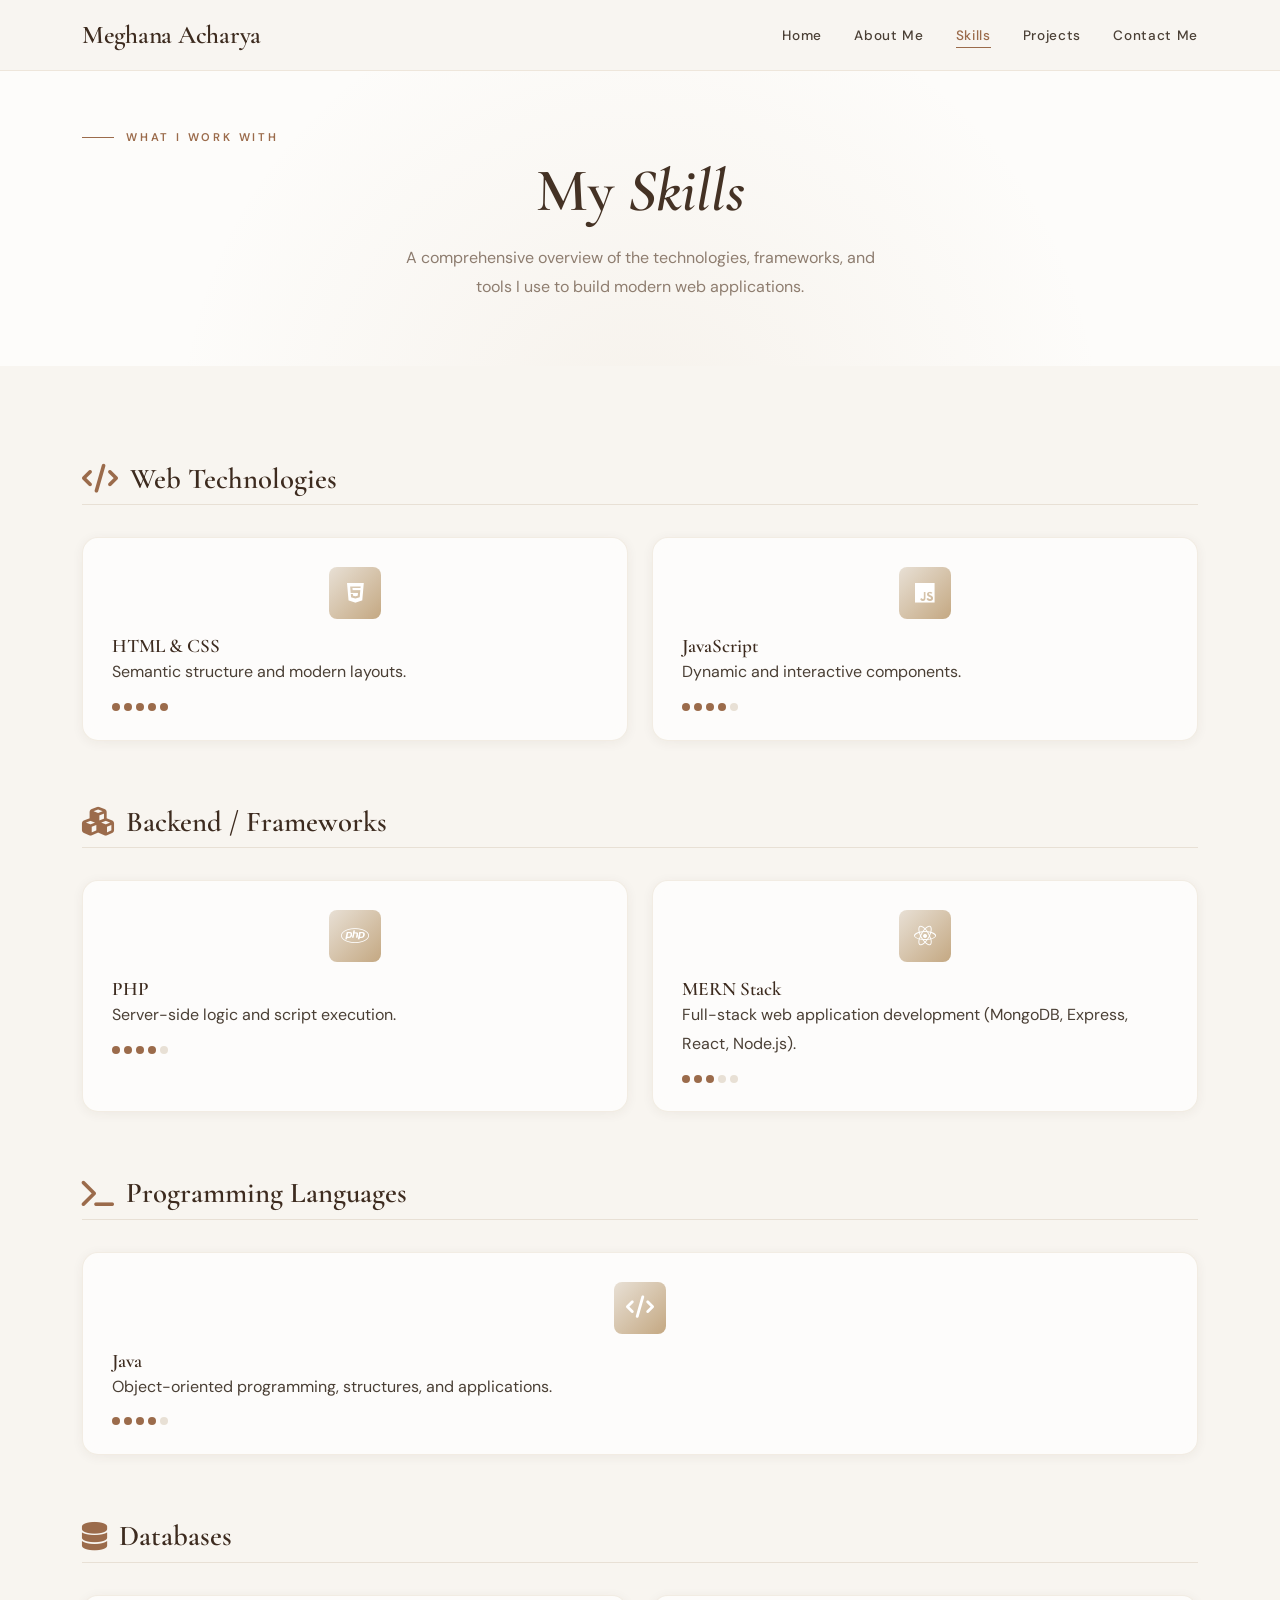
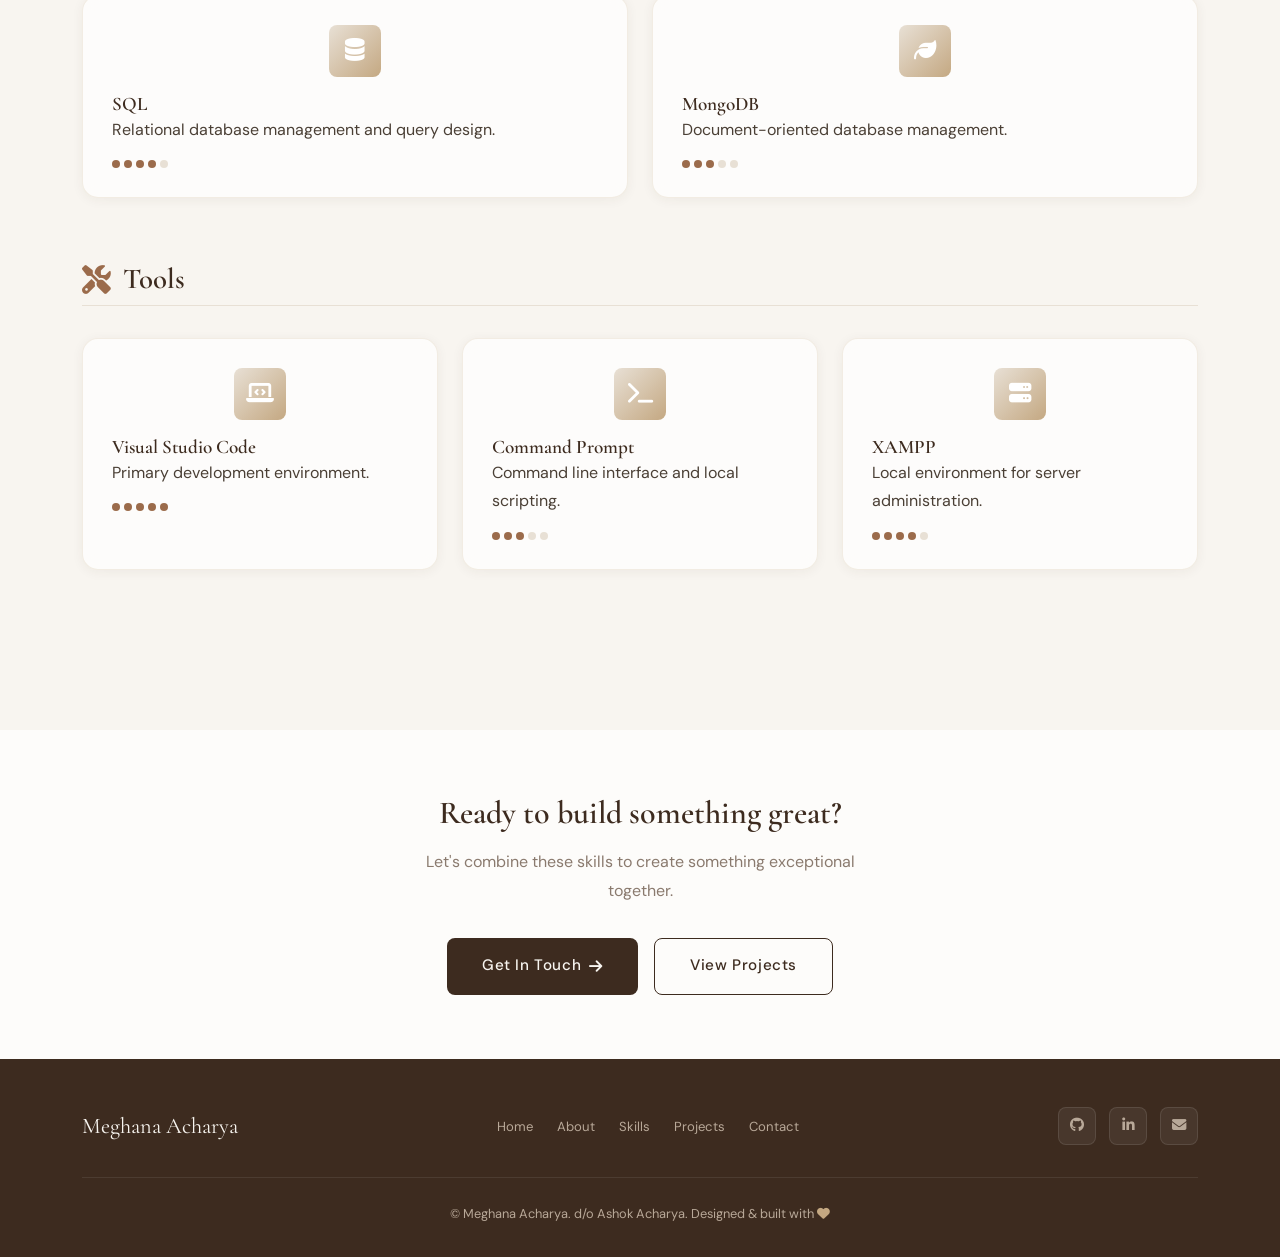
<file: skills.html>
<!DOCTYPE html>
<html lang="en">
<head>
  <meta charset="UTF-8" />
  <meta name="viewport" content="width=device-width, initial-scale=1.0"/>
  <title>Skills — Meghana Acharya</title>
  <link rel="stylesheet" href="css/style.css"/>
  <link rel="stylesheet" href="https://cdnjs.cloudflare.com/ajax/libs/font-awesome/6.5.0/css/all.min.css"/>
</head>
<body>

  <!-- ═══════════════════════════════════════ NAVBAR -->
  <nav class="navbar">
    <div class="nav-inner">
      <a href="index.html" class="nav-logo">Meghana<span> </span>Acharya</a>
      <ul class="nav-links">
        <li><a href="index.html">Home</a></li>
        <li><a href="about.html">About Me</a></li>
        <li><a href="skills.html" class="active">Skills</a></li>
        <li><a href="projects.html">Projects</a></li>
        <li><a href="contact.html">Contact Me</a></li>
      </ul>
      <button class="nav-toggle" aria-label="Menu">
        <span></span><span></span><span></span>
      </button>
    </div>
  </nav>

  <div class="page-hero">
    <div class="container">
      <span class="section-label">What I Work With</span>
      <h1 style="font-size:clamp(2.2rem,5vw,3.8rem);margin-top:0.5rem;">My <em>Skills</em></h1>
      <p style="color:var(--text-muted);max-width:480px;margin:1rem auto 0;">
        A comprehensive overview of the technologies, frameworks, and tools I use to build modern web applications.
      </p>
    </div>
  </div>

  <section class="skills-full">
    <div class="container">

      <div class="skills-category reveal">
        <h3><i class="fas fa-code" style="color:var(--accent);"></i> Web Technologies</h3>
        <div class="skills-full-grid">
          <div class="skill-full-card card">
            <div class="skill-icon"><i class="fab fa-html5"></i></div>
            <h4>HTML & CSS</h4>
            <p>Semantic structure and modern layouts.</p>
            <div class="skill-level">
              <div class="skill-dot filled"></div>
              <div class="skill-dot filled"></div>
              <div class="skill-dot filled"></div>
              <div class="skill-dot filled"></div>
              <div class="skill-dot filled"></div>
            </div>
          </div>
          <div class="skill-full-card card">
            <div class="skill-icon"><i class="fab fa-js"></i></div>
            <h4>JavaScript</h4>
            <p>Dynamic and interactive components.</p>
            <div class="skill-level">
              <div class="skill-dot filled"></div>
              <div class="skill-dot filled"></div>
              <div class="skill-dot filled"></div>
              <div class="skill-dot filled"></div>
              <div class="skill-dot"></div>
            </div>
          </div>
        </div>
      </div>

      <div class="skills-category reveal">
        <h3><i class="fas fa-cubes" style="color:var(--accent);"></i> Backend / Frameworks</h3>
        <div class="skills-full-grid">
          <div class="skill-full-card card">
            <div class="skill-icon"><i class="fab fa-php"></i></div>
            <h4>PHP</h4>
            <p>Server-side logic and script execution.</p>
            <div class="skill-level">
              <div class="skill-dot filled"></div>
              <div class="skill-dot filled"></div>
              <div class="skill-dot filled"></div>
              <div class="skill-dot filled"></div>
              <div class="skill-dot"></div>
            </div>
          </div>
          <div class="skill-full-card card">
            <div class="skill-icon"><i class="fab fa-react"></i></div>
            <h4>MERN Stack</h4>
            <p>Full-stack web application development (MongoDB, Express, React, Node.js).</p>
            <div class="skill-level">
              <div class="skill-dot filled"></div>
              <div class="skill-dot filled"></div>
              <div class="skill-dot filled"></div>
              <div class="skill-dot"></div>
              <div class="skill-dot"></div>
            </div>
          </div>
        </div>
      </div>

      <div class="skills-category reveal">
        <h3><i class="fas fa-terminal" style="color:var(--accent);"></i> Programming Languages</h3>
        <div class="skills-full-grid">
          <div class="skill-full-card card">
            <div class="skill-icon"><i class="fas fa-code"></i></div>
            <h4>Java</h4>
            <p>Object-oriented programming, structures, and applications.</p>
            <div class="skill-level">
              <div class="skill-dot filled"></div>
              <div class="skill-dot filled"></div>
              <div class="skill-dot filled"></div>
              <div class="skill-dot filled"></div>
              <div class="skill-dot"></div>
            </div>
          </div>
        </div>
      </div>

      <div class="skills-category reveal">
        <h3><i class="fas fa-database" style="color:var(--accent);"></i> Databases</h3>
        <div class="skills-full-grid">
          <div class="skill-full-card card">
            <div class="skill-icon"><i class="fas fa-database"></i></div>
            <h4>SQL</h4>
            <p>Relational database management and query design.</p>
            <div class="skill-level">
              <div class="skill-dot filled"></div>
              <div class="skill-dot filled"></div>
              <div class="skill-dot filled"></div>
              <div class="skill-dot filled"></div>
              <div class="skill-dot"></div>
            </div>
          </div>
          <div class="skill-full-card card">
            <div class="skill-icon"><i class="fas fa-leaf"></i></div>
            <h4>MongoDB</h4>
            <p>Document-oriented database management.</p>
            <div class="skill-level">
              <div class="skill-dot filled"></div>
              <div class="skill-dot filled"></div>
              <div class="skill-dot filled"></div>
              <div class="skill-dot"></div>
              <div class="skill-dot"></div>
            </div>
          </div>
        </div>
      </div>

      <div class="skills-category reveal">
        <h3><i class="fas fa-tools" style="color:var(--accent);"></i> Tools</h3>
        <div class="skills-full-grid">
          <div class="skill-full-card card">
            <div class="skill-icon"><i class="fas fa-laptop-code"></i></div>
            <h4>Visual Studio Code</h4>
            <p>Primary development environment.</p>
            <div class="skill-level">
              <div class="skill-dot filled"></div>
              <div class="skill-dot filled"></div>
              <div class="skill-dot filled"></div>
              <div class="skill-dot filled"></div>
              <div class="skill-dot filled"></div>
            </div>
          </div>
          <div class="skill-full-card card">
            <div class="skill-icon"><i class="fas fa-terminal"></i></div>
            <h4>Command Prompt</h4>
            <p>Command line interface and local scripting.</p>
            <div class="skill-level">
              <div class="skill-dot filled"></div>
              <div class="skill-dot filled"></div>
              <div class="skill-dot filled"></div>
              <div class="skill-dot"></div>
              <div class="skill-dot"></div>
            </div>
          </div>
          <div class="skill-full-card card">
            <div class="skill-icon"><i class="fas fa-server"></i></div>
            <h4>XAMPP</h4>
            <p>Local environment for server administration.</p>
            <div class="skill-level">
              <div class="skill-dot filled"></div>
              <div class="skill-dot filled"></div>
              <div class="skill-dot filled"></div>
              <div class="skill-dot filled"></div>
              <div class="skill-dot"></div>
            </div>
          </div>
        </div>
      </div>

    </div>
  </section>

  <!-- CTA -->
  <section style="background:var(--warm-white);padding:4rem 0;text-align:center;">
    <div class="container reveal">
      <h2 style="font-size:2rem;margin-bottom:1rem;">Ready to build something great?</h2>
      <p style="color:var(--text-muted);max-width:440px;margin:0 auto 2rem;">
        Let's combine these skills to create something exceptional together.
      </p>
      <div style="display:flex;justify-content:center;gap:1rem;flex-wrap:wrap;">
        <a href="contact.html" class="btn btn-primary btn-lg">Get In Touch <i class="fas fa-arrow-right"></i></a>
        <a href="projects.html" class="btn btn-outline btn-lg">View Projects</a>
      </div>
    </div>
  </section>

  <!-- ═══════════════════════════════════════ FOOTER -->
  <footer class="footer">
    <div class="container">
      <div class="footer-inner">
        <div class="footer-logo">Meghana<span> </span>Acharya</div>
        <ul class="footer-links">
          <li><a href="index.html">Home</a></li>
          <li><a href="about.html">About</a></li>
          <li><a href="skills.html">Skills</a></li>
          <li><a href="projects.html">Projects</a></li>
          <li><a href="contact.html">Contact</a></li>
        </ul>
        <div class="social-icons">
          <a href="https://github.com/MeghanaAcharyaa" target="_blank" class="social-icon"><i class="fab fa-github"></i></a>
          <a href="https://www.linkedin.com/in/meghana-acharya-a09548289" target="_blank" class="social-icon"><i class="fab fa-linkedin-in"></i></a>
          <a href="mailto:meghanaashok.cse@gmail.com" class="social-icon"><i class="fas fa-envelope"></i></a>
        </div>
      </div>
      <div class="footer-bottom">
        <p>&copy; Meghana Acharya. d/o Ashok Acharya. Designed &amp; built with <i class="fas fa-heart" style="color:var(--clay);"></i></p>
      </div>
    </div>
  </footer>

  <script src="js/script.js"></script>
</body>
</html>
</file>
<file: css/style.css>
/* =============================================
   CSS VARIABLES & RESET
   ============================================= */
@import url('https://fonts.googleapis.com/css2?family=Cormorant+Garamond:ital,wght@0,300;0,400;0,600;1,300;1,400&family=DM+Sans:wght@300;400;500;600&display=swap');

:root {
  --cream: #F8F5F0;
  --warm-white: #FDFCFA;
  --sand: #E8E0D5;
  --clay: #C4A882;
  --terra: #9B6B4B;
  --espresso: #3D2B1F;
  --charcoal: #2C2C2C;
  --text-body: #4A3F35;
  --text-muted: #8A7A6E;
  --text-light: #B8A898;
  --accent: #9B6B4B;
  --accent-light: #C4A882;
  --accent-hover: #7A5239;
  --card-bg: rgba(255,255,255,0.7);
  --card-border: rgba(196,168,130,0.2);
  --shadow-sm: 0 2px 12px rgba(61,43,31,0.06);
  --shadow-md: 0 8px 32px rgba(61,43,31,0.10);
  --shadow-lg: 0 20px 60px rgba(61,43,31,0.14);
  --radius-sm: 8px;
  --radius-md: 16px;
  --radius-lg: 24px;
  --radius-xl: 40px;
  --transition: all 0.35s cubic-bezier(0.4, 0, 0.2, 1);
  --font-display: 'Cormorant Garamond', serif;
  --font-body: 'DM Sans', sans-serif;
}

*, *::before, *::after {
  margin: 0; padding: 0;
  box-sizing: border-box;
}

html { scroll-behavior: smooth; font-size: 16px; }

body {
  font-family: var(--font-body);
  background: var(--cream);
  color: var(--text-body);
  line-height: 1.7;
  overflow-x: hidden;
}

img { max-width: 100%; height: auto; display: block; }
a { text-decoration: none; color: inherit; }
ul { list-style: none; }

/* =============================================
   TYPOGRAPHY
   ============================================= */
h1, h2, h3, h4, h5 {
  font-family: var(--font-display);
  color: var(--espresso);
  line-height: 1.2;
  font-weight: 600;
}

h1 { font-size: clamp(2.8rem, 6vw, 5rem); }
h2 { font-size: clamp(2rem, 4vw, 3.2rem); }
h3 { font-size: clamp(1.3rem, 2.5vw, 1.8rem); }
h4 { font-size: 1.2rem; }
p { color: var(--text-body); font-size: 1rem; line-height: 1.8; }

.section-label {
  font-family: var(--font-body);
  font-size: 0.7rem;
  font-weight: 600;
  letter-spacing: 0.25em;
  text-transform: uppercase;
  color: var(--accent);
  display: flex; align-items: center; gap: 12px;
}
.section-label::before {
  content: '';
  display: block; width: 32px; height: 1px;
  background: var(--accent);
}

.section-title {
  margin-top: 0.5rem;
  margin-bottom: 1.5rem;
}

/* =============================================
   LAYOUT
   ============================================= */
.container {
  max-width: 1180px;
  margin: 0 auto;
  padding: 0 2rem;
}

section { padding: 6rem 0; }

/* =============================================
   NAVBAR
   ============================================= */
.navbar {
  position: fixed; top: 0; left: 0; right: 0; z-index: 1000;
  background: rgba(248,245,240,0.92);
  backdrop-filter: blur(20px);
  border-bottom: 1px solid var(--card-border);
  transition: var(--transition);
}

.navbar.scrolled {
  box-shadow: var(--shadow-sm);
}

.nav-inner {
  max-width: 1180px; margin: 0 auto;
  padding: 0 2rem;
  height: 70px;
  display: flex; align-items: center; justify-content: space-between;
}

.nav-logo {
  font-family: var(--font-display);
  font-size: 1.6rem; font-weight: 600;
  color: var(--espresso);
  letter-spacing: -0.01em;
}
.nav-logo span { color: var(--accent); }

.nav-links {
  display: flex; align-items: center; gap: 2rem;
}

.nav-links a {
  font-size: 0.85rem; font-weight: 500;
  letter-spacing: 0.05em;
  color: var(--text-body);
  position: relative;
  transition: var(--transition);
}

.nav-links a::after {
  content: ''; position: absolute;
  bottom: -4px; left: 0;
  width: 0; height: 1px;
  background: var(--accent);
  transition: width 0.3s ease;
}

.nav-links a:hover, .nav-links a.active {
  color: var(--accent);
}
.nav-links a:hover::after, .nav-links a.active::after { width: 100%; }

.nav-cta {
  background: var(--espresso) !important;
  color: var(--cream) !important;
  padding: 0.5rem 1.2rem;
  border-radius: var(--radius-sm);
  font-size: 0.82rem !important;
}
.nav-cta::after { display: none !important; }
.nav-cta:hover { background: var(--accent) !important; color: white !important; }

.nav-toggle {
  display: none;
  flex-direction: column; gap: 5px;
  cursor: pointer; padding: 4px;
}
.nav-toggle span {
  display: block; width: 22px; height: 1.5px;
  background: var(--espresso);
  transition: var(--transition);
}

/* =============================================
   BUTTONS
   ============================================= */
.btn {
  display: inline-flex; align-items: center; gap: 8px;
  padding: 0.75rem 1.8rem;
  border-radius: var(--radius-sm);
  font-family: var(--font-body);
  font-size: 0.85rem; font-weight: 500;
  letter-spacing: 0.04em;
  cursor: pointer;
  transition: var(--transition);
  border: none; outline: none;
}

.btn-primary {
  background: var(--espresso);
  color: var(--cream);
}
.btn-primary:hover {
  background: var(--accent);
  transform: translateY(-2px);
  box-shadow: 0 8px 24px rgba(61,43,31,0.2);
}

.btn-outline {
  background: transparent;
  color: var(--espresso);
  border: 1.5px solid var(--espresso);
}
.btn-outline:hover {
  background: var(--espresso);
  color: var(--cream);
  transform: translateY(-2px);
}

.btn-accent {
  background: var(--accent);
  color: white;
}
.btn-accent:hover {
  background: var(--accent-hover);
  transform: translateY(-2px);
  box-shadow: 0 8px 24px rgba(155,107,75,0.3);
}

.btn-sm { padding: 0.5rem 1.2rem; font-size: 0.8rem; }
.btn-lg { padding: 0.9rem 2.2rem; font-size: 0.95rem; }

/* =============================================
   CARDS
   ============================================= */
.card {
  background: var(--card-bg);
  border: 1px solid var(--card-border);
  border-radius: var(--radius-md);
  box-shadow: var(--shadow-sm);
  transition: var(--transition);
  backdrop-filter: blur(8px);
}

.card:hover {
  transform: translateY(-6px);
  box-shadow: var(--shadow-md);
  border-color: rgba(196,168,130,0.4);
}

/* =============================================
   HERO SECTION
   ============================================= */
.hero {
  min-height: 100vh;
  background: var(--warm-white);
  display: flex; align-items: center;
  padding-top: 70px;
  position: relative;
  overflow: hidden;
}

.hero::before {
  content: '';
  position: absolute; inset: 0;
  background: radial-gradient(ellipse 80% 60% at 70% 50%, rgba(196,168,130,0.12) 0%, transparent 70%);
  pointer-events: none;
}

.hero-bg-text {
  position: absolute;
  right: -2rem; top: 50%;
  transform: translateY(-50%);
  font-family: var(--font-display);
  font-size: clamp(6rem, 15vw, 14rem);
  font-weight: 300;
  color: rgba(196,168,130,0.08);
  white-space: nowrap;
  line-height: 1;
  pointer-events: none;
  user-select: none;
}

.hero-inner {
  display: grid;
  grid-template-columns: 1fr 1fr;
  gap: 4rem; align-items: center;
  max-width: 1180px; margin: 0 auto;
  padding: 4rem 2rem;
  position: relative; z-index: 2;
}

.hero-greeting {
  font-size: 0.8rem; font-weight: 600;
  letter-spacing: 0.25em; text-transform: uppercase;
  color: var(--accent); margin-bottom: 1rem;
  display: flex; align-items: center; gap: 12px;
}
.hero-greeting::before {
  content: ''; display: block;
  width: 32px; height: 1px; background: var(--accent);
}

.hero-name {
  font-family: var(--font-display);
  color: var(--espresso);
  margin-bottom: 0.5rem;
}

.hero-title {
  font-family: var(--font-display);
  font-size: clamp(1.4rem, 3vw, 2.2rem);
  font-weight: 300;
  font-style: italic;
  color: var(--clay);
  margin-bottom: 1.5rem;
}

.hero-desc {
  font-size: 1rem; color: var(--text-body);
  max-width: 480px; line-height: 1.9;
  margin-bottom: 2.5rem;
}

.hero-actions {
  display: flex; flex-wrap: wrap; gap: 1rem;
  align-items: center;
}

.hero-image-wrap {
  display: flex; justify-content: center; align-items: center;
  position: relative;
}

.hero-image-frame {
  position: relative; width: 380px; height: 460px;
}

.hero-image-frame::before {
  content: '';
  position: absolute;
  top: 20px; right: -20px;
  width: 100%; height: 100%;
  border: 2px solid var(--clay);
  border-radius: var(--radius-lg);
  opacity: 0.4;
  z-index: 0;
}

.hero-image-placeholder {
  width: 100%; height: 100%;
  object-fit: cover;
  border-radius: var(--radius-lg);
  position: relative; z-index: 1;
  background: linear-gradient(135deg, var(--sand) 0%, var(--clay) 100%);
  display: flex; flex-direction: column;
  align-items: center; justify-content: center;
  gap: 1rem;
}

.hero-image {
  width: 100%; height: 100%;
  object-fit: cover;
  border-radius: var(--radius-lg);
  position: relative; z-index: 1;
}

.hero-image-placeholder i {
  font-size: 4rem; color: white; opacity: 0.8;
}

.hero-image-placeholder span {
  font-family: var(--font-display);
  font-size: 1.4rem; font-weight: 600;
  color: white; letter-spacing: 0.05em;
}

.hero-badge {
  position: absolute;
  bottom: -16px; left: -24px;
  background: var(--espresso);
  color: var(--cream);
  border-radius: var(--radius-md);
  padding: 1rem 1.5rem;
  z-index: 2;
  box-shadow: var(--shadow-md);
}
.hero-badge-num {
  font-family: var(--font-display);
  font-size: 2rem; font-weight: 600;
  line-height: 1;
}
.hero-badge-text {
  font-size: 0.7rem; letter-spacing: 0.1em;
  text-transform: uppercase; color: var(--clay);
  margin-top: 2px;
}

/* =============================================
   ABOUT PREVIEW
   ============================================= */
.about-preview {
  background: var(--cream);
}

.about-preview-inner {
  display: grid;
  grid-template-columns: 1fr 1fr;
  gap: 5rem; align-items: center;
}

.about-preview-img {
  position: relative;
}

.about-preview-img .img-box {
  width: 100%;
  height: 420px;
  background: linear-gradient(135deg, var(--sand) 0%, var(--clay) 100%);
  border-radius: var(--radius-lg);
  display: flex; align-items: center; justify-content: center;
  overflow: hidden;
  box-shadow: var(--shadow-lg);
  position: relative;
}

.about-preview-img .img-box i {
  font-size: 5rem; color: rgba(255,255,255,0.5);
}

.about-preview-img .img-box img {
  width: 100%; height: 100%;
  object-fit: cover;
  object-position: center top;
  border-radius: var(--radius-lg);
  display: block;
  transition: transform 0.6s ease;
}

.about-preview-img .img-box:hover img {
  transform: scale(1.04);
}

.about-stats {
  display: grid; grid-template-columns: 1fr 1fr;
  gap: 1rem; margin-top: 2rem;
}

.stat-item {
  background: var(--card-bg);
  border: 1px solid var(--card-border);
  border-radius: var(--radius-md);
  padding: 1.2rem;
  text-align: center;
  backdrop-filter: blur(8px);
}

.stat-num {
  font-family: var(--font-display);
  font-size: 2rem; font-weight: 600;
  color: var(--espresso);
  line-height: 1;
}
.stat-label {
  font-size: 0.75rem; color: var(--text-muted);
  letter-spacing: 0.08em; text-transform: uppercase;
  margin-top: 4px;
}

/* =============================================
   SKILLS PREVIEW
   ============================================= */
.skills-preview {
  background: var(--warm-white);
}

.skills-grid {
  display: grid;
  grid-template-columns: repeat(auto-fit, minmax(160px, 1fr));
  gap: 1.2rem;
  margin: 2.5rem 0;
}

.skill-card {
  padding: 1.8rem 1.2rem;
  text-align: center;
}

.skill-icon {
  width: 52px; height: 52px;
  background: linear-gradient(135deg, var(--sand), var(--clay));
  border-radius: var(--radius-sm);
  display: flex; align-items: center; justify-content: center;
  margin: 0 auto 1rem;
  transition: var(--transition);
}

.skill-icon i { font-size: 1.4rem; color: white; }

.skill-card:hover .skill-icon {
  background: linear-gradient(135deg, var(--terra), var(--espresso));
  transform: scale(1.1) rotate(-5deg);
}

.skill-card h4 { font-size: 1rem; margin-bottom: 0.3rem; }
.skill-card p { font-size: 0.8rem; color: var(--text-muted); }

/* =============================================
   PROJECTS PREVIEW
   ============================================= */
.projects-preview {
  background: var(--cream);
}

.projects-grid {
  display: grid;
  grid-template-columns: repeat(auto-fit, minmax(300px, 1fr));
  gap: 1.5rem;
  margin: 2.5rem 0;
}

.project-card {
  overflow: hidden;
}

.project-card-img {
  height: 200px;
  background: linear-gradient(135deg, var(--sand) 0%, var(--clay) 60%, var(--terra) 100%);
  display: flex; align-items: center; justify-content: center;
  position: relative;
  overflow: hidden;
}

.project-card-img i {
  font-size: 3rem; color: rgba(255,255,255,0.5);
}

.project-card-img .proj-num {
  position: absolute; bottom: 12px; right: 16px;
  font-family: var(--font-display);
  font-size: 3rem; font-weight: 600;
  color: rgba(255,255,255,0.15);
  line-height: 1;
}

.project-card-body { padding: 1.5rem; }
.project-card-body h3 { font-size: 1.2rem; margin-bottom: 0.5rem; }
.project-card-body p { font-size: 0.85rem; color: var(--text-muted); margin-bottom: 1rem; }

.project-tags {
  display: flex; flex-wrap: wrap; gap: 0.4rem;
  margin-bottom: 1.2rem;
}

.tag {
  background: rgba(196,168,130,0.15);
  color: var(--terra);
  border: 1px solid rgba(196,168,130,0.3);
  border-radius: 100px;
  padding: 0.2rem 0.8rem;
  font-size: 0.72rem; font-weight: 500;
  letter-spacing: 0.04em;
}

.project-links { display: flex; gap: 0.75rem; }

/* =============================================
   FOOTER
   ============================================= */
.footer {
  background: var(--espresso);
  color: var(--sand);
  padding: 3rem 0 2rem;
}

.footer-inner {
  display: flex; align-items: center; justify-content: space-between;
  flex-wrap: wrap; gap: 1.5rem;
}

.footer-logo {
  font-family: var(--font-display);
  font-size: 1.4rem; color: var(--cream);
}
.footer-logo span { color: var(--clay); }

.footer-links {
  display: flex; gap: 1.5rem;
}
.footer-links a {
  font-size: 0.82rem; color: var(--text-light);
  transition: var(--transition);
}
.footer-links a:hover { color: var(--clay); }

.social-icons { display: flex; gap: 0.8rem; }

.social-icon {
  width: 38px; height: 38px;
  background: rgba(255,255,255,0.06);
  border: 1px solid rgba(255,255,255,0.1);
  border-radius: var(--radius-sm);
  display: flex; align-items: center; justify-content: center;
  color: var(--text-light);
  font-size: 0.9rem;
  transition: var(--transition);
}

.social-icon:hover {
  background: var(--clay);
  color: var(--espresso);
  border-color: var(--clay);
  transform: translateY(-3px);
}

.footer-bottom {
  margin-top: 2rem;
  padding-top: 1.5rem;
  border-top: 1px solid rgba(255,255,255,0.08);
  text-align: center;
}

.footer-bottom p { font-size: 0.8rem; color: var(--text-light); }

/* =============================================
   PAGE HERO
   ============================================= */
.page-hero {
  background: var(--warm-white);
  padding: 8rem 0 4rem;
  text-align: center;
  position: relative;
  overflow: hidden;
}
.page-hero::before {
  content: ''; position: absolute; inset: 0;
  background: radial-gradient(circle at 50% 120%, rgba(196,168,130,0.12) 0%, transparent 60%);
}

/* =============================================
   EDUCATION / TIMELINE
   ============================================= */
.timeline {
  position: relative;
  max-width: 800px;
  margin: 3rem auto 0;
  padding-left: 2rem;
}
.timeline::before {
  content: '';
  position: absolute; left: 0; top: 0; bottom: 0;
  width: 1px; background: var(--sand);
}
.timeline-item {
  position: relative;
  padding-bottom: 3rem;
}
.timeline-item::before {
  content: '';
  position: absolute; left: -2rem; top: 8px;
  width: 12px; height: 12px;
  background: var(--accent);
  border-radius: 50%;
  transform: translateX(-50%);
  border: 3px solid var(--cream);
  z-index: 2;
}
.timeline-year {
  font-family: var(--font-display);
  font-size: 1.1rem; font-weight: 600;
  color: var(--accent);
  margin-bottom: 0.5rem;
}
.timeline-card {
  padding: 1.5rem;
  background: var(--card-bg);
  border: 1px solid var(--card-border);
  border-radius: var(--radius-md);
}
.timeline-card h4 { font-size: 1.1rem; margin-bottom: 0.3rem; }
.timeline-card .institution {
  font-size: 0.85rem; font-weight: 600;
  color: var(--clay); margin-bottom: 0.8rem;
  text-transform: uppercase; letter-spacing: 0.05em;
}

/* =============================================
   CERTIFICATES
   ============================================= */
.cert-grid {
  display: grid;
  grid-template-columns: repeat(auto-fit, minmax(280px, 1fr));
  gap: 1.5rem;
}
.cert-card {
  display: flex; gap: 1.2rem;
  align-items: center; padding: 1.2rem;
}
.cert-img {
  width: 60px; height: 60px;
  background: linear-gradient(135deg, var(--sand), var(--clay));
  border-radius: var(--radius-sm);
  display: flex; align-items: center; justify-content: center;
  flex-shrink: 0;
}
.cert-img i { font-size: 1.5rem; color: white; }
.cert-img img { width: 100%; height: 100%; object-fit: cover; border-radius: inherit; }
.cert-body h4 { font-size: 1rem; margin-bottom: 0.2rem; }
.cert-body span { font-size: 0.8rem; color: var(--text-muted); }

/* =============================================
   FULL SKILLS PAGE
   ============================================= */
.skills-category { margin-bottom: 4rem; }
.skills-category h3 {
  display: flex; align-items: center; gap: 12px;
  margin-bottom: 2rem; padding-bottom: 0.5rem;
  border-bottom: 1px solid var(--sand);
}
.skills-full-grid {
  display: grid;
  grid-template-columns: repeat(auto-fit, minmax(240px, 1fr));
  gap: 1.5rem;
}
.skill-full-card { padding: 1.8rem; }
.skill-level {
  display: flex; gap: 4px; margin-top: 1rem;
}
.skill-dot {
  width: 8px; height: 8px;
  border-radius: 50%; background: var(--sand);
}
.skill-dot.filled { background: var(--accent); }

/* =============================================
   FULL PROJECTS PAGE
   ============================================= */
.projects-filter {
  display: flex; justify-content: center; gap: 0.8rem;
  flex-wrap: wrap; margin-bottom: 3rem;
}
.filter-btn {
  background: transparent; border: 1.5px solid var(--sand);
  padding: 0.5rem 1.4rem; border-radius: 100px;
  font-size: 0.82rem; font-weight: 500;
  cursor: pointer; transition: var(--transition);
}
.filter-btn:hover, .filter-btn.active {
  background: var(--espresso);
  border-color: var(--espresso);
  color: white;
}
.projects-full-grid {
  display: grid;
  grid-template-columns: repeat(auto-fit, minmax(340px, 1fr));
  gap: 2rem;
}
.project-full-card { overflow: hidden; }
.project-full-img {
  height: 240px;
  background: linear-gradient(135deg, var(--sand), var(--clay));
  display: flex; align-items: center; justify-content: center;
  position: relative;
}
.project-full-img .overlay {
  position: absolute; inset: 0;
  background: rgba(61,43,31,0.6);
  backdrop-filter: blur(4px);
  display: flex; align-items: center; justify-content: center;
  opacity: 0; transition: var(--transition);
}
.project-full-card:hover .project-full-img .overlay { opacity: 1; }
.project-full-body { padding: 2rem; }

/* =============================================
   CONTACT PAGE & SECTION
   ============================================= */
.contact-inner {
  display: grid; grid-template-columns: 1fr 1.2fr;
  gap: 5rem;
}
.contact-full-inner {
  display: grid; grid-template-columns: 1fr 1.5fr;
  gap: 4rem; margin-top: 2rem;
}
.contact-detail {
  display: flex; gap: 1.2rem; margin-bottom: 1.8rem;
  align-items: flex-start;
}
.contact-detail > div {
  min-width: 0;
}
.contact-icon {
  width: 44px; height: 44px;
  background: rgba(196,168,130,0.15);
  border-radius: 10px;
  display: flex; align-items: center; justify-content: center;
  color: var(--accent); flex-shrink: 0;
}
.contact-detail h4 { font-family: var(--font-body); font-size: 0.95rem; margin-bottom: 0.2rem; }
.contact-detail p {
  font-size: 0.9rem; color: var(--text-muted);
  overflow-wrap: anywhere;
  word-break: break-word;
}

.contact-form {
  background: white; border: 1px solid var(--card-border);
  padding: 2.5rem; border-radius: var(--radius-lg);
  box-shadow: var(--shadow-lg);
}
.form-group { margin-bottom: 1.5rem; }
.form-group label {
  display: block; font-size: 0.85rem; font-weight: 600;
  color: var(--espresso); margin-bottom: 0.6rem;
}
.form-group input, .form-group textarea {
  width: 100%; padding: 0.85rem 1rem;
  background: var(--warm-white);
  border: 1px solid var(--sand);
  border-radius: var(--radius-sm);
  font-family: var(--font-body);
  font-size: 0.9rem; transition: var(--transition);
}
.form-group input:focus, .form-group textarea:focus {
  outline: none; border-color: var(--accent);
  background: white; box-shadow: 0 0 0 4px rgba(155,107,75,0.1);
}
.form-group textarea { min-height: 120px; resize: vertical; }

.contact-info-card {
  padding: 2.5rem; background: var(--espresso);
  color: var(--sand); border-radius: var(--radius-lg);
  box-shadow: var(--shadow-lg);
}
.contact-info-card h3 { color: white; margin-bottom: 2rem; }
.contact-info-card .contact-icon { background: rgba(255,255,255,0.1); color: var(--clay); }
.contact-info-card h4 { color: var(--sand); }
.contact-info-card p { color: var(--text-light); }
.contact-info-card .social-links { margin-top: 2rem; }
.contact-info-card .social-links h4 { font-size: 0.85rem; margin-bottom: 1rem; }
.contact-info-card .social-links-row { display: flex; gap: 0.8rem; }

/* =============================================
   ABOUT FULL PAGE
   ============================================= */
.about-full-inner {
  display: grid; grid-template-columns: 320px 1fr;
  gap: 4rem; align-items: start;
}
.profile-card {
  background: white; padding: 2.5rem;
  border-radius: var(--radius-lg); border: 1px solid var(--card-border);
  text-align: center; box-shadow: var(--shadow-md);
}
.profile-card-img {
  width: 160px; height: 160px;
  border-radius: 50%;
  margin: 0 auto 1.8rem;
  display: flex; align-items: center; justify-content: center;
  overflow: hidden;
  position: relative;
  box-shadow: 0 0 0 4px var(--cream), 0 0 0 7px var(--clay), 0 8px 32px rgba(61,43,31,0.18);
  background: linear-gradient(135deg, var(--sand), var(--clay));
}
.profile-card-img i { font-size: 3rem; color: white; }
.profile-card-img img {
  width: 100%; height: 100%;
  object-fit: cover;
  border-radius: 50%;
  display: block;
}
.profile-card-info h3 { font-size: 1.5rem; margin-bottom: 0.2rem; }
.profile-card-info .role { font-size: 0.9rem; color: var(--accent); font-weight: 500; margin-bottom: 1.5rem; }
.profile-detail {
  display: flex; align-items: center; gap: 0.8rem;
  margin-bottom: 0.8rem; font-size: 0.82rem; color: var(--text-muted);
  text-align: left;
}
.profile-detail i { color: var(--clay); width: 14px; text-align: center; }

.about-section { margin-bottom: 3.5rem; }
.about-section h3 { font-size: 1.6rem; margin-bottom: 1rem; }
.divider { width: 40px; height: 3px; background: var(--accent); margin: 0 0 1.5rem; }

@media (max-width: 900px) {
  .about-full-inner, .contact-full-inner { grid-template-columns: 1fr; }
  .about-sidebar { order: 2; }
}

/* =============================================
   SCROLL REVEAL
   ============================================= */
.reveal {
  opacity: 0;
  transform: translateY(30px);
  transition: opacity 0.7s ease, transform 0.7s ease;
}
.reveal.visible {
  opacity: 1;
  transform: translateY(0);
}

.reveal-delay-1 { transition-delay: 0.1s; }
.reveal-delay-2 { transition-delay: 0.2s; }
.reveal-delay-3 { transition-delay: 0.3s; }
.reveal-delay-4 { transition-delay: 0.4s; }

/* =============================================
   UTILITY
   ============================================= */
.text-center { text-align: center; }
.mt-1 { margin-top: 0.5rem; }
.mt-2 { margin-top: 1rem; }
.mt-3 { margin-top: 1.5rem; }
.mt-4 { margin-top: 2rem; }
.mb-2 { margin-bottom: 1rem; }
.mb-3 { margin-bottom: 1.5rem; }
.mb-4 { margin-bottom: 2rem; }

.section-cta { text-align: center; margin-top: 3rem; }

/* =============================================
   RESPONSIVE
   ============================================= */
@media (max-width: 1024px) {
  .hero-inner { gap: 3rem; }
  .hero-image-frame { width: 320px; height: 390px; }
}

@media (max-width: 768px) {
  section { padding: 4rem 0; }

  .nav-links {
    display: none;
    position: absolute;
    top: 70px; left: 0; right: 0;
    background: rgba(248,245,240,0.97);
    backdrop-filter: blur(20px);
    flex-direction: column;
    padding: 1.5rem 2rem;
    gap: 1.2rem;
    border-bottom: 1px solid var(--card-border);
    box-shadow: var(--shadow-md);
  }

  .nav-links.open { display: flex; }
  .nav-toggle { display: flex; }

  .hero-inner {
    grid-template-columns: 1fr;
    text-align: center;
    gap: 3rem;
  }

  .hero-greeting, .hero-desc { margin-left: auto; margin-right: auto; }
  .hero-greeting { justify-content: center; }
  .hero-actions { justify-content: center; }

  .hero-image-frame { width: 280px; height: 340px; margin: 0 auto; }
  .hero-image-wrap { order: -1; }

  .about-preview-inner,
  .contact-inner { grid-template-columns: 1fr; gap: 2.5rem; }

  .about-stats { grid-template-columns: 1fr 1fr; }
}

@media (max-width: 480px) {
  .container { padding: 0 1.2rem; }
  .hero-actions { flex-direction: column; align-items: center; }
  .hero-badge { display: none; }
  .footer-inner { flex-direction: column; align-items: flex-start; }
}
</file>
